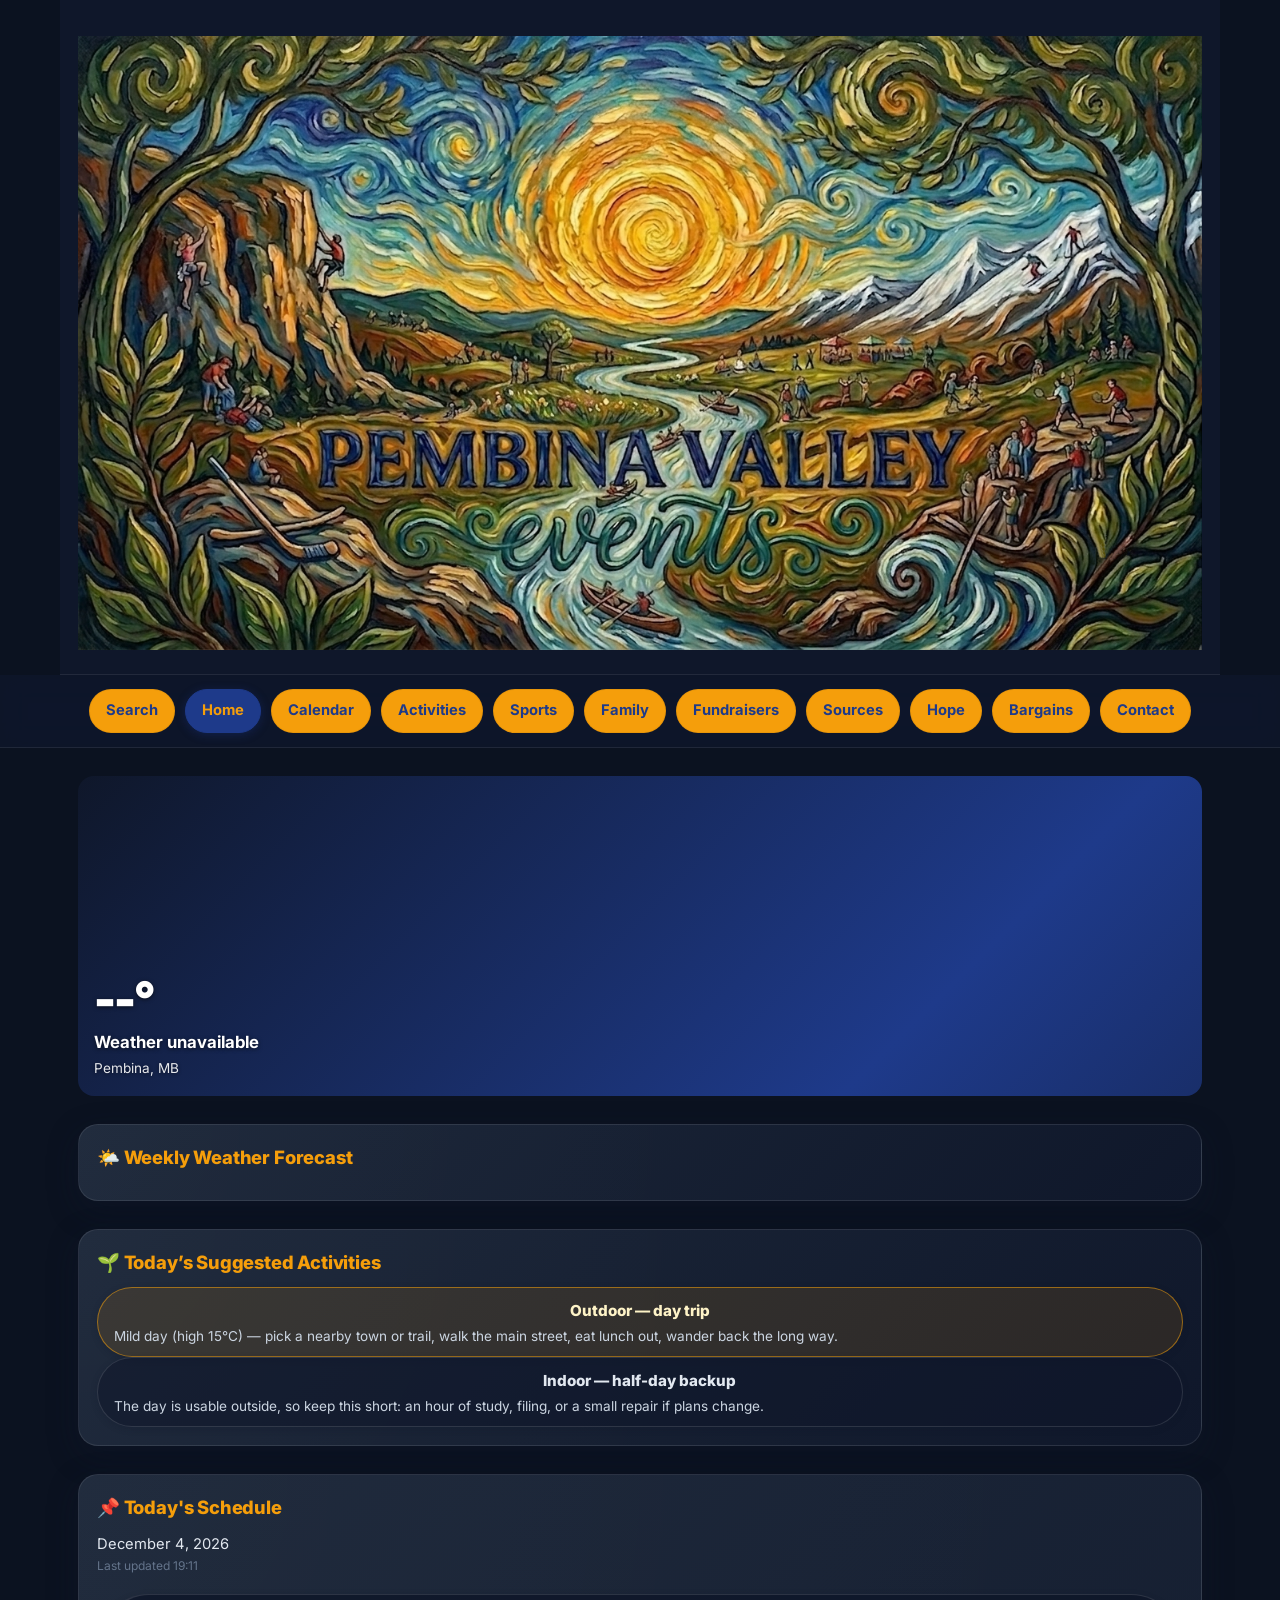
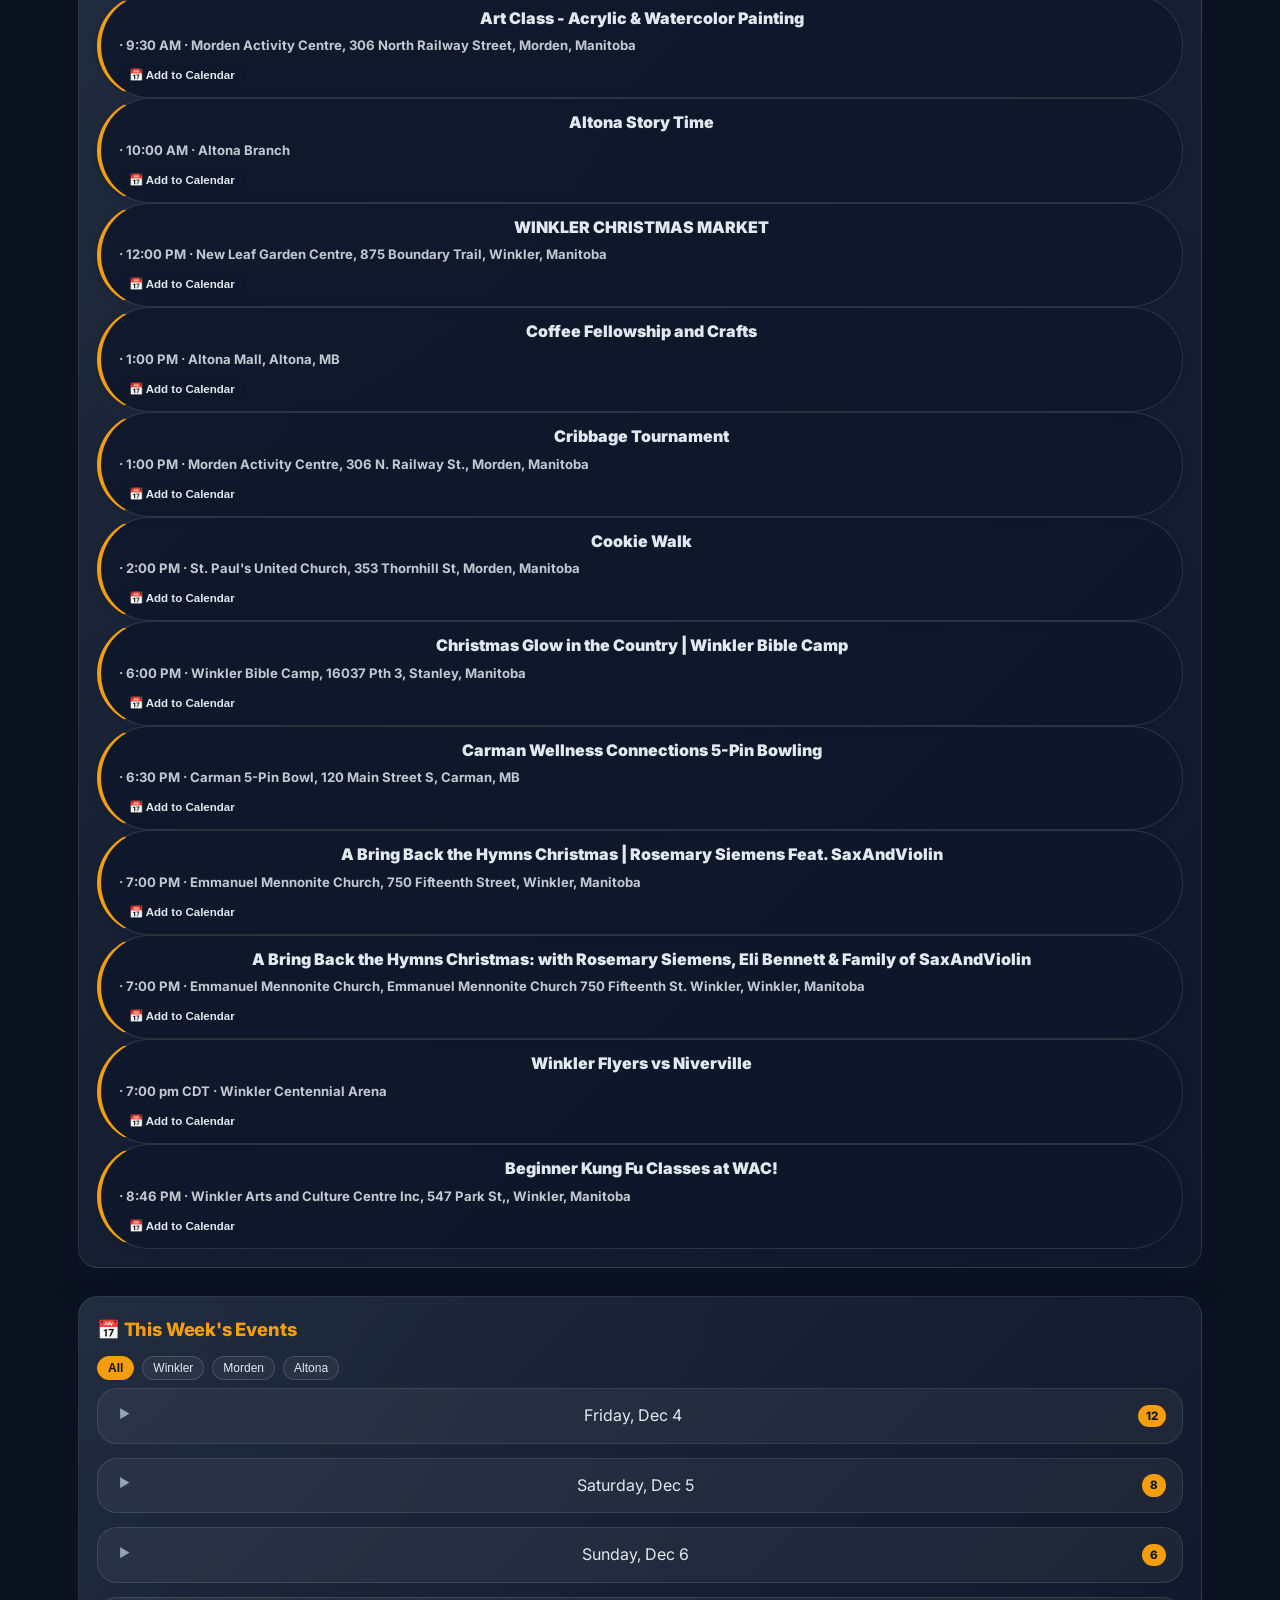
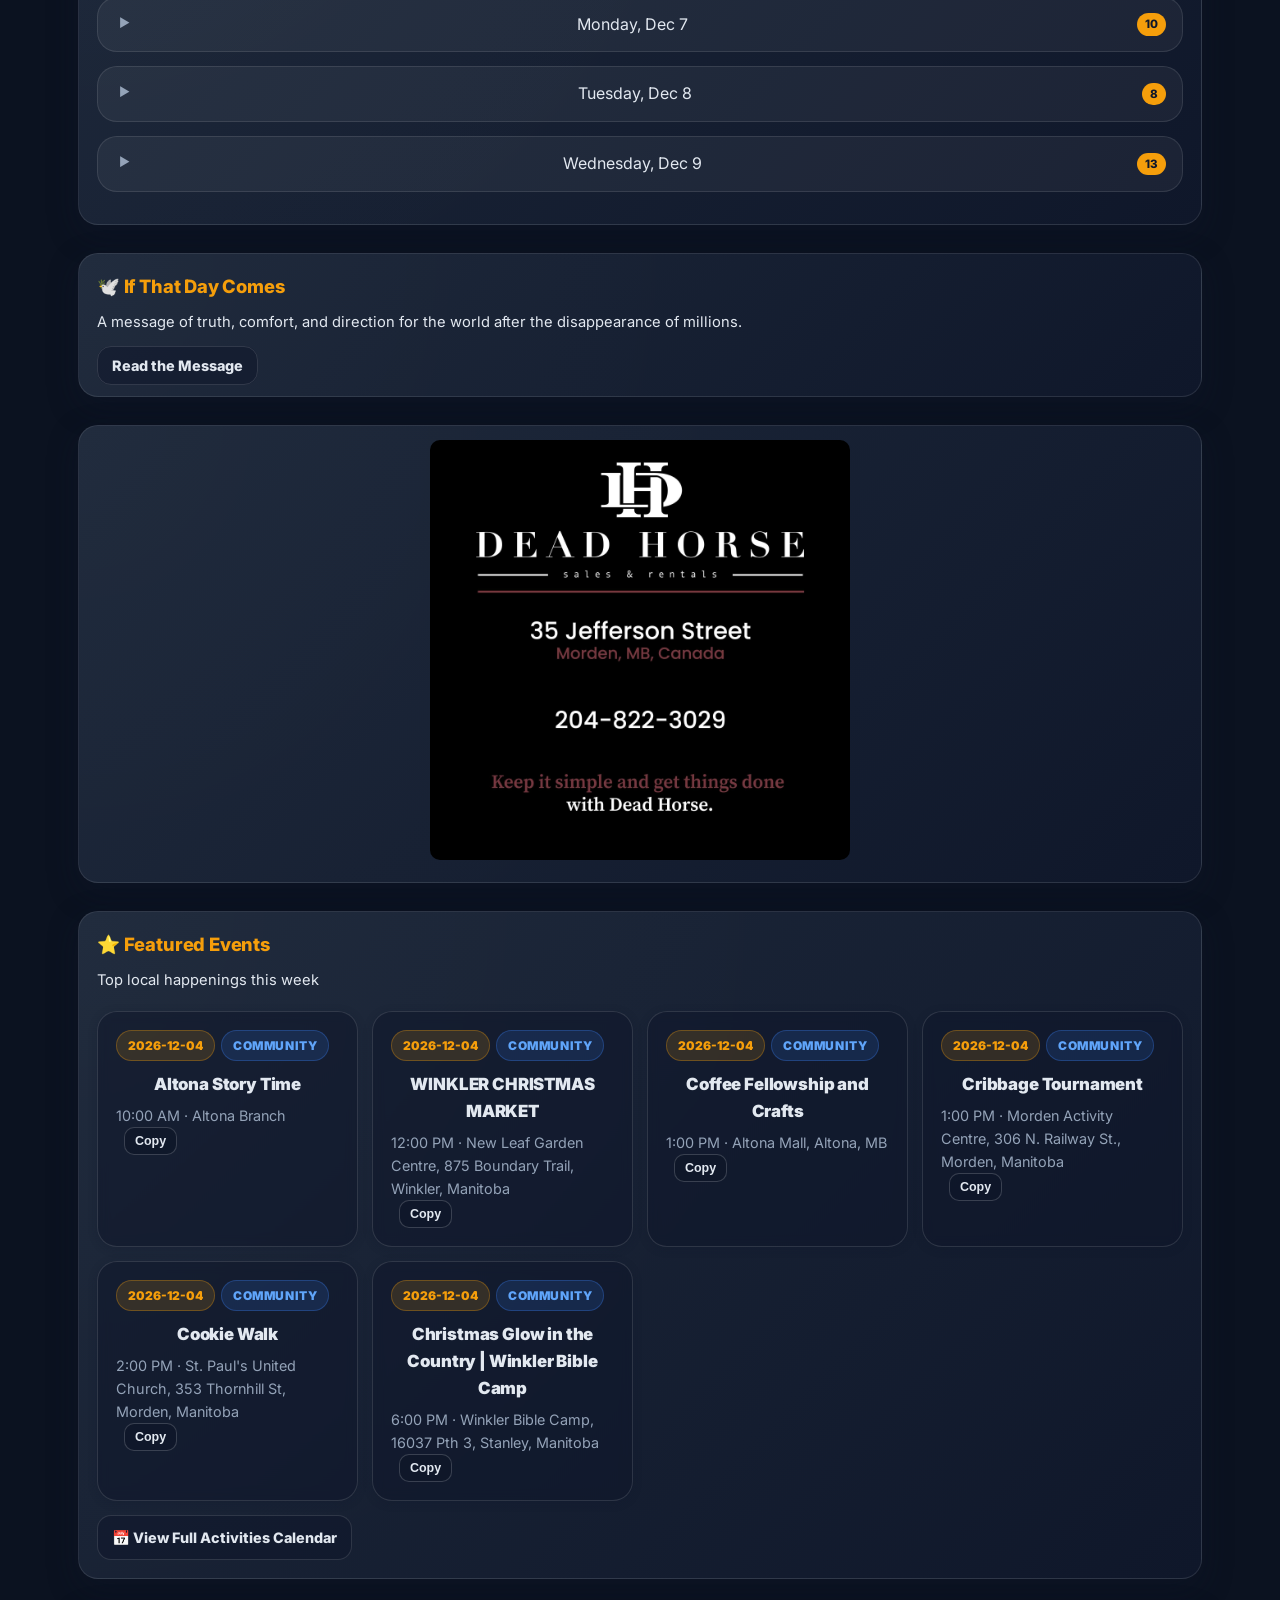
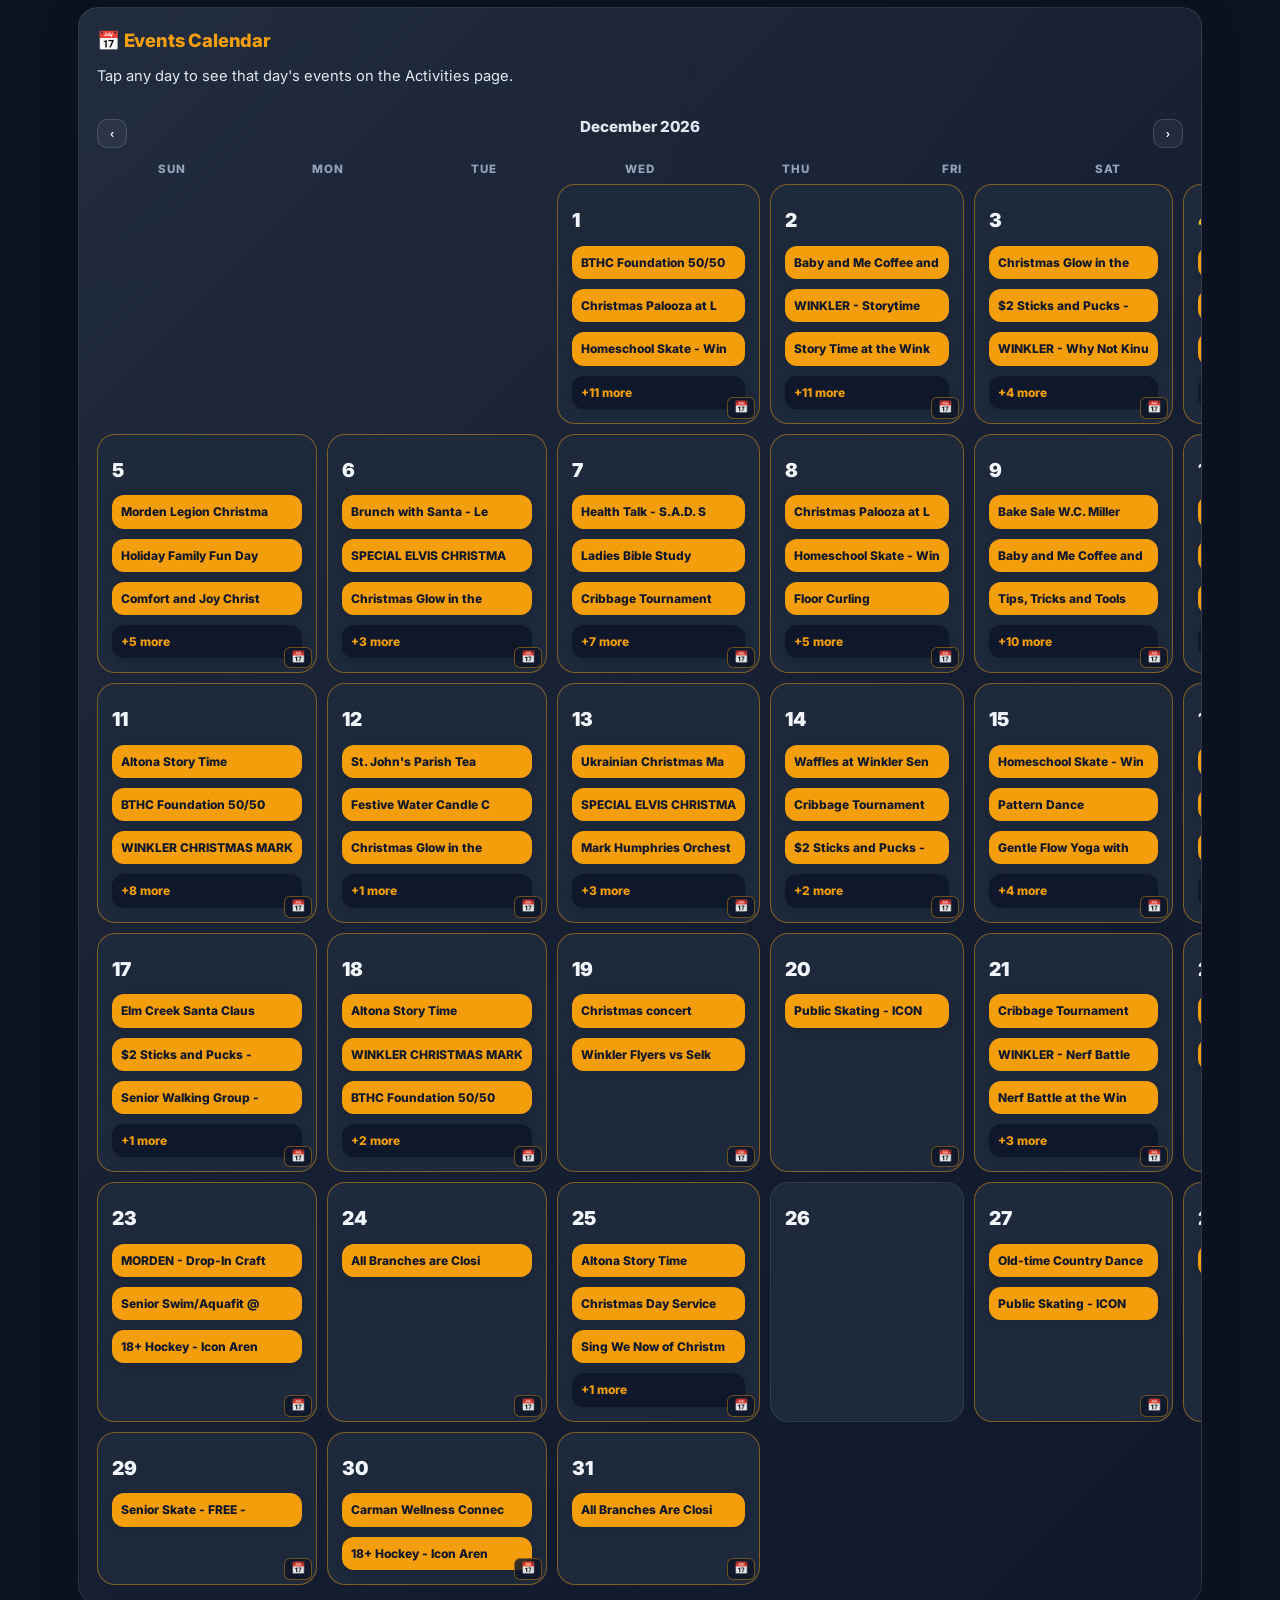
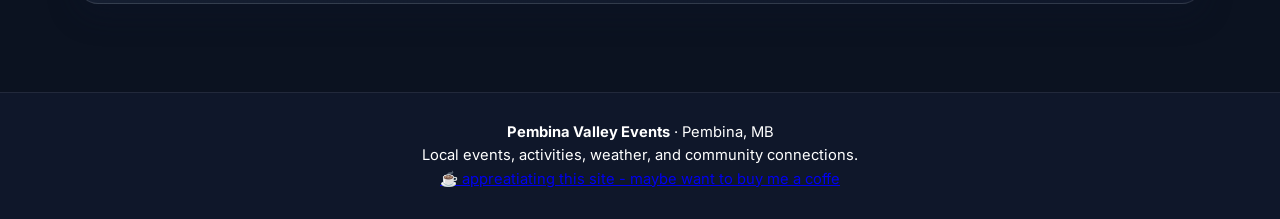
<file: index.html>
<!DOCTYPE html>
<html lang="en">
<head>
  <meta charset="UTF-8">
  <!-- Cloudflare Web Analytics -->
  
  <!-- End Cloudflare Web Analytics -->
<meta name="viewport" content="width=device-width, initial-scale=1.0">
<meta name="description" content="Pembina Valley Events — local events, activities, and community happenings in Winkler, Morden, Altona, Plum Coulee, and surrounding Manitoba. Find things to do, local sports, family activities, community schedules, and hope.">
<meta name="keywords" content="Pembina Valley events, Winkler events, Morden events, Altona events, Manitoba community events, local activities, Winkler weather, Pembina Valley calendar, things to do Manitoba">
<link rel="canonical" href="https://pembinaevents.ca/">
<title>Pembina Valley Events · Pembina, MB</title><!-- deploy:1791662200 -->
<link rel="preconnect" href="https://fonts.googleapis.com">
<link rel="preconnect" href="https://fonts.gstatic.com" crossorigin>
<link href="https://fonts.googleapis.com/css2?family=Inter:wght@400;500;600;700;800;900&display=swap" rel="stylesheet">


<meta property="og:title" content="Pembina Valley Events">
<meta property="og:description" content="Local events, activities, and community happenings in the Pembina Valley region of Manitoba.">
<meta property="og:type" content="website">
<meta name="twitter:card" content="summary">
<meta name="twitter:title" content="Pembina Valley Events">
<meta name="twitter:description" content="Local events, activities, and community happenings in the Pembina Valley region of Manitoba.">
<meta http-equiv="Cache-Control" content="no-cache, no-store, must-revalidate">
<meta http-equiv="Pragma" content="no-cache">
<meta http-equiv="Expires" content="0">


<style>
  :root {
    --bg: #0b1220;
    --card: #111b2d;
    --text: #e2e8f0;
    --font: 'Inter', -apple-system, BlinkMacSystemFont, 'Segoe UI', sans-serif;
    --muted: #94a3b8;
    --accent: #f59e0b;
    --accent-2: #fbbf24;
    --teal: #0d9488;
    --gold: #b45309;
    --wheat: #f59e0b;
    --green: #15803d;
    --border: rgba(255,255,255,0.1);
    --success: #16a34a;
    --warning: #d97706;
    --danger: #ef4444;
    --radius: 20px;
    --shadow: 0 10px 30px rgba(15, 23, 42, 0.35);
    --category-community: #2563eb;
    --category-family: #059669;
    --category-outdoors: #0891b2;
    --category-faith: #7c3aed;
    --category-promoted: #d97706;
    --category-fundraiser: #dc2626;
    --category-lake: #0d9488;
    --category-wheat: #f59e0b;
    --jarvis-accent: #06b6d4;
    --jarvis-accent-2: #8b5cf6;
    --jarvis-bg-core: #0891b2;
    --jarvis-panel: #0f172a;
    --jarvis-text-subtle: #94a3b8;
  }
  * { box-sizing: border-box; margin: 0; padding: 0; }
  html { scroll-behavior: smooth; }
  body {
    font-family: var(--font);
    background: var(--bg);
    color: #e2e8f0;
    line-height: 1.6;
    min-height: 100vh;
    position: relative;
    -webkit-font-smoothing: antialiased;
  }
  ::-webkit-scrollbar { width: 10px; }
  ::-webkit-scrollbar-track { background: var(--bg); }
  ::-webkit-scrollbar-thumb { background: #334155; border-radius: 999px; }
  ::-webkit-scrollbar-thumb:hover { background: #475569; }
  @keyframes jarvisPulse {
    0%, 100% { opacity: 1; }
    50% { opacity: 0.8; transform: scale(1.02); }
  }
  @keyframes fadeSlideUp {
    from { opacity: 0; transform: translateY(18px); }
    to { opacity: 1; transform: translateY(0); }
  }
  @keyframes heroGradient {
    0%, 100% { background-position: 0% 40%; }
    50% { background-position: 100% 60%; }
  }
  .jarvis-pulse { animation: jarvisPulse 3s ease-in-out infinite; }
  .page.active { animation: fadeSlideUp 0.35s ease-out; }
  .hero-animated {
    background: linear-gradient(135deg, #0f172a 0%, #1e3a8a 25%, #0f172a 50%, #1e293b 75%, #0f172a 100%);
    background-size: 300% 300%;
    animation: heroGradient 12s ease-in-out infinite;
  }
  .font-serif { font-family: "Georgia", "Times New Roman", Times, serif; }
  .font-script { font-family: "Brush Script Std", "Script", cursive; }
  header {
    background: #0f172a;
    color: #f59e0b;
    padding: 36px 18px 24px;
    text-align: center;
    position: relative;
    border-bottom: 1px solid rgba(255,255,255,0.08);
    margin-bottom: 8px;
  }
  .logo-header { display: flex; flex-direction: column; align-items: center; gap: 14px; max-width: 1160px; margin: 0 auto; }
  .logo-img { width: 100%; max-width: 100%; height: auto; display: block; }
  nav {
    background: rgba(15, 23, 42, 0.82);
    padding: 14px 18px;
    position: sticky;
    top: 0;
    z-index: 100;
    backdrop-filter: blur(14px) saturate(180%);
    -webkit-backdrop-filter: blur(14px) saturate(180%);
    border-bottom: 1px solid rgba(255,255,255,0.08);
  }
  .nav-inner { max-width: 1160px; margin: 0 auto; display: flex; flex-wrap: wrap; gap: 10px; justify-content: center; }
  .nav-link {
    padding: 10px 16px;
    border-radius: 999px;
    text-decoration: none;
    color: #1e3a8a;
    font-weight: 700;
    min-height: 44px;
    line-height: 1.2;
    -webkit-tap-highlight-color: transparent;
    user-select: none;
    touch-action: manipulation;
    font-size: 0.92rem;
    background: #f59e0b;
    border: 1px solid rgba(0,0,0,0.06);
    transition: transform 0.15s ease, background 0.15s ease;
    display: inline-flex;
    align-items: center;
    justify-content: center;
  }
  .nav-link:hover { transform: translateY(-1px); background: #fbbf24; border-color: rgba(0,0,0,0.1); }
  .nav-link.active { background: #1e3a8a; color: #f59e0b; border-color: #1e3a8a; box-shadow: 0 2px 10px rgba(30,58,138,0.35); }
  .container { max-width: 1160px; margin: 0 auto; padding: 28px 18px; }
  .grid { display: grid; gap: 16px; }
  .grid-2 { grid-template-columns: repeat(auto-fit, minmax(260px, 1fr)); }
  .grid-3 { grid-template-columns: repeat(auto-fit, minmax(220px, 1fr)); }
  .grid-4 { grid-template-columns: repeat(auto-fit, minmax(180px, 1fr)); }
  .locals-grid { display: grid; grid-template-columns: repeat(auto-fit, minmax(180px, 1fr)); gap: 14px; }
  .local-card { 
    display: block; padding: 16px; border-radius: 14px; background: rgba(255,255,255,0.04); 
    border: 1px solid rgba(255,255,255,0.08); color: inherit; text-decoration: none; 
    transition: transform 0.2s ease, background 0.2s ease, border-color 0.2s ease, box-shadow 0.2s ease;
  }
  .local-card:hover { 
    transform: translateY(-3px); 
    background: rgba(255,255,255,0.08);
    border-color: rgba(255,255,255,0.15);
    box-shadow: 0 8px 24px rgba(0,0,0,0.15);
  }
  .local-name { font-weight: 800; font-size: 0.95rem; margin-bottom: 4px; }
  .local-desc { font-size: 0.82rem; opacity: 0.85; }
  .featured-card .cat-badge { background: rgba(255,255,255,0.12); padding: 2px 8px; border-radius: 999px; font-size: 0.7rem; text-transform: uppercase; letter-spacing: 0.05em; }
  .card {
    background: linear-gradient(135deg, #1e293b 0%, #0f172a 100%);
    border: 1px solid rgba(255,255,255,0.1);
    border-radius: var(--radius);
    padding: 18px;
    box-shadow: var(--shadow);
    position: relative;
    overflow: hidden;
    transition: transform 0.2s ease, box-shadow 0.2s ease;
  }
  .card:hover { 
    transform: translateY(-2px); 
    box-shadow: 0 18px 40px rgba(15,23,42,0.35);
    border-color: rgba(245,158,11,0.35);
  }
  .card::before {
    content: "";
    position: absolute;
    inset: 0;
    opacity: 0.08;
    background: radial-gradient(circle at top left, rgba(255,255,255,0.18), transparent 60%);
    pointer-events: none;
  }
  .card > * { position: relative; }
  .card h2 { font-size: 1.15rem; font-weight: 800; margin-bottom: 10px; letter-spacing: -0.01em; color: #fbbf24; }
  .card { transition: transform 0.2s ease, box-shadow 0.2s ease, border-color 0.2s ease; }
  .card:hover { transform: translateY(-3px); box-shadow: 0 14px 34px rgba(0,0,0,0.28); border-color: rgba(245,158,11,0.35); }
  .card .muted { color: #e2e8f0; font-size: 0.92rem; }
  .section { margin-bottom: 28px; }
  .section-title { font-size: 1.35rem; font-weight: 800; margin-bottom: 16px; letter-spacing: -0.02em; color: var(--text); }
  .section-title::after { content: ""; display: block; width: 40px; height: 4px; border-radius: 999px; background: linear-gradient(90deg, #0f172a, #2563eb, #0d9488); margin-top: 10px; }
  .section-subtitle { color: var(--muted); font-size: 0.95rem; margin-top: -10px; margin-bottom: 16px; }
  .spacer { height: 18px; }
  .page { display: none; animation: fadeIn 0.35s ease; }
  .page.active { display: block; }
  @keyframes forecastFadeIn { from { opacity: 0; transform: translateY(8px); } to { opacity: 1; transform: translateY(0); } }
  @keyframes ctaPulse { 0%, 100% { transform: translateY(0); } 50% { transform: translateY(-2px); } }
  .pill {
    display: inline-flex; align-items: center; gap: 8px;
    padding: 8px 12px; border-radius: 999px; font-weight: 700; font-size: 0.85rem;
    background: #1e293b; border: 1px solid rgba(255,255,255,0.08); color: #e2e8f0; cursor: pointer;
    transition: transform 0.15s ease, box-shadow 0.15s ease, background 0.15s ease;
  }
  .pill:hover { transform: translateY(-1px); box-shadow: 0 8px 20px rgba(15,23,42,0.35); background: #0f172a; }
  .pill.active { background: #f59e0b; color: #0f172a; border-color: #f59e0b; }
  .sports-list {
    display: grid;
    grid-template-columns: repeat(auto-fit, minmax(260px, 1fr));
    gap: 16px;
  }
  .sports-list .event-row {
    display: flex;
    flex-direction: column;
    align-items: stretch;
    gap: 10px;
    padding: 18px;
    border-radius: 20px;
    background: rgba(15, 23, 42, 0.55);
    border: 1px solid rgba(255, 255, 255, 0.08);
    box-shadow: 0 10px 24px rgba(15, 23, 42, 0.25);
  }
  .sports-list .event-row:hover {
    background: rgba(15, 23, 42, 0.7);
    padding-left: 18px;
    transform: translateY(-2px);
  }
  .sports-list .event-date {
    align-self: flex-start;
  }
  .sports-list .event-date.free-badge {
    background: #1e293b;
    border: 1px solid #f59e0b;
    color: #fbbf24;
  }
  .sports-list .event-row .event-meta {
    color: #94a3b8;
    font-size: 0.9rem;
    margin-top: 2px;
  }
  .event-row:last-child { border-bottom: none; }
  .event-row:hover { 
    background: linear-gradient(90deg, rgba(37,99,235,0.05) 0%, rgba(13,148,136,0.04) 50%, rgba(180,83,9,0.03) 100%);
    padding-left: 8px;
    border-radius: 8px;
  }
  .day-event {
    border-radius: 999px;
    padding: 11px 18px 11px 18px;
    border: 1px solid rgba(255,255,255,0.12);
    background: rgba(15, 23, 42, 0.85);
    box-shadow: 0 2px 6px rgba(15,23,42,0.25);
    transition: transform 0.2s ease, box-shadow 0.2s ease, border-color 0.2s ease;
    text-decoration: none;
    display: block;
    font-weight: 700;
    color: #e2e8f0;
  }
  .day-event:hover {
    transform: translateY(-2px);
    box-shadow: 0 10px 24px rgba(15,23,42,0.1);
    border-color: var(--accent);
  }
  .day-event[data-category="community"] { border-left: 4px solid #f59e0b; }
  .day-event[data-category="family"] { border-left: 4px solid #3b82f6; }
  .day-event[data-category="sports"] { border-left: 4px solid #10b981; }
  .day-event[data-category="outdoors"] { border-left: 4px solid #14b8a6; }
  .day-event .title { font-weight: 900; font-size: 1rem; display: block; margin: 0 auto 4px; text-align: center; color: inherit; max-width: 90%; }
  .day-event .time { color: inherit; opacity: 0.85; font-size: 0.82rem; margin-top: 0; display: block; }
  .activity {
    border-radius: 999px;
    padding: 11px 16px;
    border: 1px solid rgba(255,255,255,0.12);
    background: rgba(15, 23, 42, 0.55);
    color: #e2e8f0;
    box-shadow: 0 2px 6px rgba(15,23,42,0.25);
  }
  .activity.highlighted {
    border-color: rgba(245, 158, 11, 0.55);
    background: rgba(245, 158, 11, 0.12);
    color: #fef3c7;
  }
  .activity .name {
    font-weight: 800;
    font-size: 0.95rem;
    margin: 0 auto 4px;
    color: inherit;
    text-align: center;
    display: block;
    max-width: 90%;
  }
  .activity .desc {
    font-size: 0.85rem;
    color: #cbd5e1;
    line-height: 1.3;
  }
  .day-event .export-row { margin-top: 8px; display: flex; gap: 6px; flex-wrap: wrap; }
  .export-btn {
    padding: 4px 10px; border-radius: 999px; font-size: 0.72rem; font-weight: 700;
    background: #0f172a; color: #e2e8f0; border: none; cursor: pointer;
    text-decoration: none; display: inline-block;
  }
  .export-btn:hover { background: #1e3a8a; }
  /* Town filter buttons */
  .town-btn { transition: all 0.2s ease; }
  .town-btn:hover { background: rgba(245, 158, 11, 0.15) !important; border-color: #f59e0b !important; color: #f59e0b !important; }
  .town-btn.active { background: #f59e0b !important; color: #0b1220 !important; border-color: #f59e0b !important; font-weight: 700; }
  /* Last updated styling */
  #last-updated { color: #64748b; }
  .event-date {
    min-width: 60px; text-align: center; padding: 12px 8px; border-radius: 16px; background: rgba(15, 23, 42, 0.65); color: #f59e0b; font-weight: 900;
    border: 1px solid rgba(245, 158, 11, 0.35);
  }
  .event-date .month { font-size: 0.7rem; text-transform: uppercase; letter-spacing: 0.1em; }
  .event-date .day { font-size: 1.25rem; line-height: 1; margin-top: 3px; }
  .event-title { font-weight: 800; font-size: 1rem; text-align: center; color: #ffffff; margin: 0 auto; max-width: 90%; }
  .event-title a { text-align: center; display: block; }
  .event-meta { color: var(--muted); font-size: 0.88rem; margin-top: 5px; }
  .day-header {
    display: flex;
    align-items: center;
    justify-content: space-between;
    width: 100%;
    padding: 14px 16px;
    background: rgba(255,255,255,0.05);
    border: 1px solid rgba(255,255,255,0.1);
    border-radius: var(--radius);
    margin-bottom: 6px;
    cursor: pointer;
    user-select: none;
    transition: background 0.15s ease, border-color 0.15s ease;
  }
  .day-header:hover { background: rgba(255,255,255,0.09); border-color: rgba(245,158,11,0.3); }
  .day-header .day-toggle {
    display: inline-block;
    width: 24px;
    height: 24px;
    font-size: 0.75rem;
    color: var(--muted);
    flex-shrink: 0;
    transition: transform 0.2s ease;
  }
  .day-header .day-toggle::before { content: '▶'; display: inline-block; width: 20px; text-align: center; }
  .day-header.expanded .day-toggle::before { content: '▼'; }
  .day-header .day-name { font-weight: 700; font-size: 0.95rem; color: var(--text); flex: 1; }
  .day-header .event-count { background: var(--accent); color: #0f172a; font-size: 0.72rem; font-weight: 800; padding: 2px 8px; border-radius: 999px; margin-left: 10px; flex-shrink: 0; }
  .day-section { margin-bottom: 14px; }
  .event-list.hidden-events { display: none; }
  /* Add-all-to-calendar buttons */
  .day-cal-btn {
    margin-left: 10px;
    flex-shrink: 0;
    padding: 4px 10px;
    border-radius: 6px;
    border: 1px solid rgba(245,158,11,0.4);
    background: rgba(245,158,11,0.12);
    color: #fbbf24;
    font-size: 0.75rem;
    font-weight: 700;
    cursor: pointer;
    transition: background 0.15s ease;
  }
  .day-cal-btn:hover { background: rgba(245,158,11,0.28); }
  .cal-add-btn {
    position: absolute;
    bottom: 4px;
    right: 4px;
    padding: 1px 6px;
    border-radius: 6px;
    border: 1px solid rgba(245,158,11,0.45);
    background: rgba(15,23,42,0.92);
    color: #fbbf24;
    font-size: 0.72rem;
    line-height: 1.5;
    cursor: pointer;
    opacity: 0.9;
  }
  .cal-add-btn:hover { opacity: 1; background: rgba(245,158,11,0.28); }

  /* Calendar month grid */
  .calendar-header {
    display: flex;
    align-items: center;
    justify-content: space-between;
    margin-bottom: 12px;
  }
  .calendar-nav { display: flex; gap: 6px; }
  .cal-nav-btn {
    padding: 6px 12px; border-radius: 999px; font-size: 0.8rem; font-weight: 800;
    background: #0f172a; color: #e2e8f0; border: 1px solid rgba(255,255,255,0.1);
    cursor: pointer; transition: background 0.2s ease;
  }
  .cal-nav-btn:hover { background: #1e3a8a; border-color: #f59e0b; }
  .calendar-day.has-events { border-color: rgba(245, 158, 11, 0.45); }
  .calendar-day.selected { border-color: #fbbf24; box-shadow: 0 0 0 2px #fbbf24; }
  .day-chip {
    margin-top: 6px; padding: 4px 8px; border-radius: 8px; font-size: 0.68rem;
    font-weight: 800; background: #0f172a; color: #f59e0b;
    overflow: hidden; text-overflow: ellipsis; white-space: nowrap;
  }
  .day-chip[data-category="community"] { background: #f59e0b; color: #0f172a; }
  .day-chip[data-category="family"]     { background: #3b82f6; color: #ffffff; }
  .day-chip[data-category="sports"]     { background: #10b981; color: #0f172a; }
  .day-chip[data-category="outdoors"]   { background: #14b8a6; color: #0f172a; }
  .day-chip[data-category="more"]       { background: #475569; color: #e2e8f0; }
  .calendar-title {
    font-weight: 800;
    font-size: 0.95rem;
    color: var(--text);
  }
  .calendar-days-header {
    display: grid;
    grid-template-columns: repeat(7, 1fr);
    gap: 6px;
    margin-bottom: 6px;
  }
  .cal-day-name {
    text-align: center;
    font-size: 0.72rem;
    font-weight: 800;
    color: var(--muted);
    text-transform: uppercase;
    letter-spacing: 0.08em;
  }
  .calendar-grid {
    display: grid;
    grid-template-columns: repeat(7, 1fr);
    gap: 6px;
  }
  .calendar-day {
    position: relative;
    background: #1e293b;
    border: 1px solid rgba(255,255,255,0.08);
    border-radius: 14px;
    padding: 10px;
    min-height: 80px;
    transition: transform 0.2s ease, box-shadow 0.2s ease, border-color 0.2s ease;
    cursor: pointer;
  }
  .calendar-day:hover {
    transform: translateY(-2px);
    box-shadow: 0 12px 28px rgba(15,23,42,0.45);
    border-color: rgba(255,255,255,0.18);
  }
  .calendar-day.today .day-number {
    color: #fbbf24;
  }
  .calendar-day.empty {
    background: transparent;
    border-color: transparent;
    cursor: default;
  }
  .calendar-day.empty:hover {
    transform: none;
    box-shadow: none;
    border-color: transparent;
  }
  .calendar-day .day-number {
    font-weight: 800;
    font-size: 1rem;
    color: #f1f5f9;
  }
  .calendar-day .day-chip {
    margin-top: 6px;
    padding: 4px 6px;
    border-radius: 10px;
    font-size: 0.7rem;
    font-weight: 800;
    background: #0f172a;
    color: #f59e0b;
  }
  .calendar-nav {
    display: flex;
    gap: 8px;
    margin-top: 12px;
    justify-content: center;
  }
  .cal-nav-btn {
    padding: 6px 12px;
    border-radius: 10px;
    border: 1px solid rgba(255,255,255,0.15);
    background: rgba(255,255,255,0.05);
    color: #e2e8f0;
    font-size: 0.8rem;
    cursor: pointer;
  }
  .cal-nav-btn:hover {
    background: rgba(245, 158, 11, 0.15);
    border-color: #f59e0b;
    color: #f59e0b;
  }

  .calendar-grid { display: grid; grid-template-columns: repeat(6, 1fr); gap: 10px; }
  .calendar-day {
    background: #1e293b; border: 1px solid rgba(255,255,255,0.08); border-radius: 18px; padding: 14px; min-height: 110px;
    transition: transform 0.25s ease, box-shadow 0.25s ease, border-color 0.25s ease;
    position: relative;
  }
  .calendar-day:hover { 
    transform: translateY(-3px); 
    box-shadow: 0 16px 35px rgba(15,23,42,0.45);
    border-color: rgba(255,255,255,0.18);
  }
  .calendar-day .day-name { font-weight: 900; font-size: 0.72rem; color: #94a3b8; text-transform: uppercase; letter-spacing: 0.1em; }
  .calendar-day .day-number { font-weight: 900; font-size: 1.2rem; margin-top: 6px; color: #f1f5f9; }
  .calendar-day.today .day-number { color: #fbbf24; }
  .calendar-day .day-chip {
    margin-top: 10px; padding: 7px 9px; border-radius: 12px; font-size: 0.75rem; font-weight: 800;
    background: #0f172a; color: #f59e0b;
    box-shadow: 0 2px 8px rgba(15,23,42,0.25);
  }
  .calendar-day .day-chip[data-category="community"] { background: #f59e0b; color: #0f172a; }
  .calendar-day .day-chip[data-category="family"] { background: #3b82f6; color: #ffffff; }
  .calendar-day .day-chip[data-category="sports"] { background: #10b981; color: #0f172a; }
  .calendar-day .day-chip[data-category="outdoors"] { background: #14b8a6; color: #0f172a; }
  .weather-card-ref-dark {
    background: #0b1020;
    border-radius: 28px;
    padding: 22px;
    box-shadow: 0 30px 80px rgba(15,23,42,0.35);
    position: relative;
    overflow: hidden;
  }
  .weather-card-ref-dark .weather {
    display: flex;
    align-items: center;
    gap: 18px;
  }
  .weather-card-ref-dark .temp {
    font-size: 4.2rem;
    font-weight: 900;
    color: #f59e0b;
    letter-spacing: -0.04em;
    line-height: 1;
  }
  .weather-card-ref-dark .meta {
    color: #475569;
    font-weight: 700;
    font-size: 1rem;
    margin-top: 6px;
  }
  .weather-card-ref-dark .muted {
    color: #94a3b8;
    font-size: 0.82rem;
    margin-top: 4px;
  }
  .weather-card-ref-dark h2 {
    color: #f1f5f9;
    font-weight: 900;
    margin: 0 0 14px;
  }
  .weather-icon-wrap {
    width: 160px;
    height: 160px;
    display: flex;
    align-items: center;
    justify-content: center;
    margin-left: auto;
    position: relative;
  }
  .weather-scene {
    position: absolute;
    inset: 0;
    border-radius: 24px;
    overflow: hidden;
    background:
      radial-gradient(ellipse at 30% 20%, rgba(245,158,11,0.35) 0%, transparent 55%),
      radial-gradient(ellipse at 80% 30%, rgba(148,163,184,0.35) 0%, transparent 55%),
      linear-gradient(160deg, #0b1020 0%, #0f172a 45%, #1e293b 100%);
    animation: weatherSceneShift 14s ease-in-out infinite;
  }
  @keyframes weatherSceneShift {
    0%, 100% { transform: translate(0, 0) scale(1); }
    33% { transform: translate(-2%, 1%) scale(1.04); }
    66% { transform: translate(2%, -1%) scale(1.02); }
  }
  .weather-icon-wrap .animated-icon {
    position: relative;
    z-index: 2;
    width: 100%;
    height: 100%;
  }
  .animated-icon .sun {
    position: absolute;
    top: 18px;
    left: 22px;
    width: 54px;
    height: 54px;
    border-radius: 50%;
    background: radial-gradient(circle at 30% 30%, #fff7d6, #f59e0b);
    box-shadow: 0 0 28px rgba(245,158,11,0.55), 0 0 70px rgba(245,158,11,0.25);
    animation: sunPulse 2.4s ease-in-out infinite;
  }
  .animated-icon .sun-ray {
    position: absolute;
    top: 18px;
    left: 22px;
    width: 54px;
    height: 54px;
    border-radius: 50%;
    border: 3px solid rgba(251,191,36,0.55);
    animation: sunPulse 2.4s ease-in-out infinite;
  }
  .animated-icon .cloud {
    position: absolute;
    bottom: 26px;
    right: 18px;
    width: 78px;
    height: 32px;
    background: rgba(226,232,240,0.92);
    border-radius: 999px;
    box-shadow: 0 18px 30px rgba(15,23,42,0.45);
    animation: cloudDrift 5.5s ease-in-out infinite;
  }
  .animated-icon .cloud::before {
    content: "";
    position: absolute;
    width: 36px;
    height: 36px;
    background: rgba(226,232,240,0.95);
    border-radius: 50%;
    top: -18px;
    left: 14px;
  }
  .animated-icon .cloud::after {
    content: "";
    position: absolute;
    width: 26px;
    height: 26px;
    background: rgba(226,232,240,0.92);
    border-radius: 50%;
    top: -12px;
    left: 38px;
  }
  .animated-icon .rain-drop {
    position: absolute;
    width: 3px;
    height: 10px;
    background: linear-gradient(180deg, rgba(125,211,252,0.9), rgba(37,99,235,0.7));
    border-radius: 999px;
    animation: rainFall 1.2s linear infinite;
  }
  .animated-icon .snowflake {
    position: absolute;
    color: #e2e8f0;
    font-size: 14px;
    animation: snowFall 2.8s linear infinite;
  }
  @keyframes sunPulse {
    0%, 100% { transform: scale(1); opacity: 0.95; }
    50% { transform: scale(1.08); opacity: 1; }
  }
  @keyframes cloudDrift {
    0%, 100% { transform: translateX(0); }
    50% { transform: translateX(-12px); }
  }
  @keyframes rainFall {
    0% { transform: translateY(-20px) translateX(0); opacity: 0; }
    30% { opacity: 0.9; }
    100% { transform: translateY(44px) translateX(6px); opacity: 0; }
  }
  @keyframes snowFall {
    0% { transform: translateY(-18px) translateX(0) rotate(0deg); opacity: 0; }
    30% { opacity: 0.9; }
    100% { transform: translateY(40px) translateX(10px) rotate(180deg); opacity: 0; }
  }
  @keyframes weatherSceneShift {
    0%, 100% { filter: hue-rotate(0deg) brightness(1); }
    50% { filter: hue-rotate(8deg) brightness(1.05); }
  }
  /* --- Hero weather effects layer (storm / snow / rain) --- */
  #weatherFx { position:absolute; inset:0; z-index:1; pointer-events:none; overflow:hidden; border-radius:16px; }
  #weatherFx .fx-cloud {
    position:absolute; width:220px; height:84px; border-radius:999px;
    background:
      radial-gradient(ellipse at 28% 74%, rgba(15,23,42,0.72), transparent 66%),
      radial-gradient(ellipse at 58% 56%, rgba(30,41,59,0.68), transparent 68%),
      radial-gradient(ellipse at 84% 78%, rgba(15,23,42,0.62), transparent 68%);
    filter: blur(5px); opacity:0.9;
    animation: fxCloudDrift 9s ease-in-out infinite;
  }
  #weatherFx .fx-cloud-snow {
    background:
      radial-gradient(ellipse at 30% 72%, rgba(203,213,225,0.62), transparent 68%),
      radial-gradient(ellipse at 65% 58%, rgba(226,232,240,0.52), transparent 68%);
    filter: blur(6px);
    opacity:0.8;
  }
  @keyframes fxCloudDrift {
    0%, 100% { transform: translateX(-14%); }
    50% { transform: translateX(14%); }
  }
  #weatherFx .fx-flash {
    position:absolute; inset:0;
    background: radial-gradient(ellipse at 55% 12%, rgba(191,219,254,0.55), transparent 62%);
    opacity:0; animation: fxLightning 4.2s linear infinite;
  }
  #weatherFx .fx-lightning {
    position:absolute; top:30%; left:54%; width:46px; height:120px;
    background: linear-gradient(180deg, #fefce8, #fde047 45%, #f59e0b);
    clip-path: polygon(60% 0, 20% 52%, 46% 52%, 34% 100%, 88% 44%, 58% 44%, 82% 0);
    filter: drop-shadow(0 0 16px rgba(253,224,71,0.95));
    opacity:0; animation: fxLightning 4.2s linear infinite;
  }
  #weatherFx .fx-bolt-glow {
    position:absolute; top:22%; left:42%; width:170px; height:200px;
    background: radial-gradient(ellipse at 50% 38%, rgba(253,224,71,0.42), transparent 68%);
    filter: blur(9px);
    animation: fxGlowPulse 4.2s linear infinite;
  }
  @keyframes fxGlowPulse {
    0%, 100% { opacity:0; }
    5% { opacity:0.95; }
    13% { opacity:0.18; }
    20% { opacity:0.55; }
    30% { opacity:0; }
  }
  @keyframes fxLightning {
    0%, 100% { opacity:0; }
    5% { opacity:1; }
    8% { opacity:0.12; }
    11% { opacity:0.9; }
    17% { opacity:0; }
    55% { opacity:0; }
    58% { opacity:0.65; }
    63% { opacity:0; }
  }
  #weatherFx .fx-rain-drop {
    position:absolute; top:-30px; width:2px; height:30px; border-radius:999px;
    background: linear-gradient(180deg, rgba(224,242,254,0.9), rgba(96,165,250,0.4));
    filter: blur(0.4px);
    animation: fxStormRain 0.8s linear infinite;
  }
  #weatherFx .fx-rain-soft { height:20px; animation: fxRainFall 1s linear infinite; }
  @keyframes fxStormRain {
    0% { transform: translate3d(0,-24px,0) rotate(14deg); opacity:0; }
    18% { opacity:0.95; }
    100% { transform: translate3d(-70px,470px,0) rotate(14deg); opacity:0; }
  }
  @keyframes fxRainFall {
    0% { transform: translate3d(0,-24px,0) rotate(8deg); opacity:0; }
    18% { opacity:0.7; }
    100% { transform: translate3d(-24px,470px,0) rotate(8deg); opacity:0; }
  }
  #weatherFx .fx-flake {
    position:absolute; top:-26px; border-radius:50%;
    background: radial-gradient(circle, rgba(255,255,255,0.95) 0%, rgba(226,232,240,0.5) 45%, transparent 72%);
    filter: blur(0.5px);
    animation: fxSnowFall linear infinite;
    will-change: transform;
  }
  @keyframes fxSnowFall {
    0% { transform: translate3d(0,-26px,0) rotate(0deg); opacity:0; }
    12% { opacity:1; }
    100% { transform: translate3d(var(--sway,50px),480px,0) rotate(320deg); opacity:0.1; }
  }
  #weatherFx .fx-snowground {
    position:absolute; left:0; right:0; bottom:0; height:38px;
    background: linear-gradient(180deg, rgba(241,245,249,0), rgba(241,245,249,0.5));
    border-radius: 50% 50% 0 0 / 100% 100% 0 0;
    animation: fxSnowGround 7s ease-in-out infinite;
  }
  @keyframes fxSnowGround {
    0%, 100% { transform: scaleX(0.85); opacity:0.5; }
    50% { transform: scaleX(1.06); opacity:0.9; }
  }
  #weatherFx .fx-gust {
    position:absolute; inset:0;
    background: linear-gradient(100deg, transparent 32%, rgba(226,232,240,0.14) 50%, transparent 68%);
    opacity:0; animation: fxGust 6.5s ease-in-out infinite;
  }
  @keyframes fxGust {
    0%, 100% { transform: translateX(-35%); opacity:0; }
    50% { transform: translateX(35%); opacity:1; }
  }
  .weather-card::after {
    content: "";
    position: absolute;
    inset: 0;
    background: linear-gradient(180deg, rgba(255,255,255,0), rgba(255,255,255,0.15));
    pointer-events: none;
  }
  .weather-card .temp { font-size: 4.8rem; font-weight: 900; letter-spacing: -0.06em; color: #f59e0b; }
  .weather-card .meta { opacity: 1; margin-top: 12px; font-weight: 900; font-size: 1.4rem; color: #e2e8f0; }
  .weather-card { color: #e2e8f0; background: #0b1220; border: 1px solid rgba(255,255,255,0.08); }
  .weather-card h2 { color: #f1f5f9; }
  .weather-card .muted { color: #94a3b8; }
  .weekly-wrap { display: grid; grid-template-columns: repeat(6, 1fr); gap: 10px; margin-top: 16px; }
  .weekly-day {
    background: #1e293b;
    border: 1px solid rgba(255,255,255,0.08);
    border-radius: 16px;
    padding: 12px;
    text-align: center;
    color: #e2e8f0;
    box-shadow: 0 2px 8px rgba(15,23,42,0.35);
  }
  .weekly-day .dow { font-size: 0.7rem; text-transform: uppercase; color: #94a3b8; font-weight: 800; letter-spacing: 0.08em; }
  .weekly-day .date { font-weight: 900; margin-top: 4px; color: #f1f5f9; }
  .weekly-day .cond { font-size: 0.8rem; margin-top: 5px; font-weight: 700; color: #fbbf24; }
  .weekly-day .lo-hi { font-size: 0.75rem; margin-top: 4px; color: #cbd5e1; }
  .weather-card-ref { background: #0f172a; color: #e2e8f0; border: 1px solid rgba(255,255,255,0.08); }
  .weather-card-ref h2 { color: #f1f5f9; }
  .weather-card-ref .temp { color: #f59e0b; text-shadow: none; }
  .weather-card-ref .meta { color: #e2e8f0; text-shadow: none; }
  .weather-card-ref .muted { color: #94a3b8; }
  .weather-icon-wrap { color: #e2e8f0; }
  .featured-grid { display: grid; grid-template-columns: repeat(auto-fit, minmax(260px, 1fr)); gap: 14px; }
  .featured-card {
    border: 1px solid rgba(255,255,255,0.12);
    border-radius: 20px;
    padding: 18px;
    background: rgba(15, 23, 42, 0.55);
    backdrop-filter: blur(6px);
    transition: transform 0.25s ease, box-shadow 0.25s ease, border-color 0.25s ease;
    box-shadow: 0 2px 8px rgba(15,23,42,0.25);
    position: relative;
    overflow: hidden;
    text-decoration: none;
    color: inherit;
  }
  .featured-card:hover { text-decoration: none; color: inherit; }
  .featured-card::before {
    content: "";
    position: absolute;
    top: 0; left: 0; right: 0;
    height: 4px;
    background: linear-gradient(90deg, #0f172a, #2563eb, #0d9488, #b45309);
    background-size: 300% 100%;
    opacity: 0;
    transition: opacity 0.25s ease;
    animation: borderShift 8s linear infinite;
  }
  @keyframes borderShift {
    0% { background-position: 0% 50%; }
    100% { background-position: 300% 50%; }
  }
  .featured-card:hover { 
    transform: translateY(-4px); 
    box-shadow: 0 20px 50px rgba(15,23,42,0.15);
    border-color: rgba(13,148,136,0.35);
  }
  .featured-card:hover::before { opacity: 1; }
  .featured-card .badge-row { display: flex; gap: 6px; flex-wrap: wrap; margin-bottom: 10px; }
  .featured-card .title {
    font-weight: 900;
    font-size: 1.05rem;
    margin: 0 auto 6px;
    letter-spacing: -0.01em;
    text-decoration: none;
    text-align: center;
    display: block;
    max-width: 90%;
  }
  .featured-card .title a { text-decoration: none; color: inherit; }
  .featured-card .title a:hover { text-decoration: underline; }
  .featured-card .meta { color: var(--muted); font-size: 0.9rem; }
  .featured-card .date-badge { display: inline-block; padding: 5px 11px; border-radius: 999px; font-size: 0.75rem; font-weight: 900; background: rgba(245, 158, 11, 0.15); color: #f59e0b; border: 1px solid rgba(245, 158, 11, 0.3); }
  .featured-card .cat-badge { display: inline-block; padding: 5px 11px; border-radius: 999px; font-size: 0.75rem; font-weight: 900; background: rgba(59, 130, 246, 0.15); color: #60a5fa; border: 1px solid rgba(59, 130, 246, 0.3); }
  .featured-card .row { display:flex; justify-content:space-between; align-items:center; gap:10px; }
  .featured-card .trust { color: var(--muted); font-size: 0.78rem; margin-top: 10px; }
  .cta-row { display: flex; flex-wrap: wrap; gap: 10px; margin-top: 14px; }
  .cta-btn {
    padding: 10px 14px; border-radius: 14px; font-weight: 800; font-size: 0.9rem;
    background: rgba(15, 23, 42, 0.55); border: 1px solid rgba(255,255,255,0.12); color: #e2e8f0; text-decoration: none;
    transition: transform 0.15s ease, box-shadow 0.15s ease, background 0.15s ease;
  }
  .cta-btn:hover { transform: translateY(-1px); box-shadow: 0 10px 24px rgba(15,23,42,0.25); background: rgba(255,255,255,0.08); color: white; border-color: rgba(255,255,255,0.25); }
  .cta-btn.animated { animation: ctaPulse 2.4s ease-in-out infinite; }
  footer {
    text-align: center; padding: 28px 18px; color: #ffffff; font-size: 0.92rem;
    margin-top: 32px;
    background: #0f172a;
    border-top: 1px solid rgba(255,255,255,0.08);
  }
  @media (max-width: 640px) {
    .grid-2 { grid-template-columns: 1fr; }
    nav { padding: 10px 12px; }
    .nav-inner { 
      display: flex; 
      flex-wrap: nowrap; 
      overflow-x: auto; 
      gap: 8px; 
      justify-content: flex-start; 
      -webkit-overflow-scrolling: touch;
      scrollbar-width: none;
      padding-bottom: 4px;
    }
    .nav-inner::-webkit-scrollbar { display: none; }
    .nav-link {
      white-space: nowrap;
      flex: 0 0 auto;
      padding: 10px 14px;
      font-size: 0.85rem;
    }
    .page { padding-top: 12px; }
    .grid-3 { grid-template-columns: 1fr; }
    .weekly-wrap { grid-template-columns: repeat(2, 1fr); }
    .calendar-grid { grid-template-columns: repeat(2, 1fr); }
    .featured-grid { grid-template-columns: 1fr; }
    .card { padding: 14px; }
  }
  .contact-form { display: grid; gap: 12px; }
  .contact-row { display: grid; grid-template-columns: 1fr 1fr; gap: 10px; }
  .contact-form input,
  .contact-form select,
  .contact-form textarea {
    width: 100%;
    padding: 10px 12px;
    border-radius: 6px;
    border: 1px solid rgba(148,163,184,0.7);
    background: rgba(15, 23, 42, 0.7);
    font: inherit;
    color: #e2e8f0;
    outline: none;
    transition: border-color 0.2s ease;
  }
  .contact-form input:focus,
  .contact-form select:focus,
  .contact-form textarea:focus {
    border-color: #2563eb;
  }
  .contact-form textarea { resize: vertical; min-height: 100px; }
  .contact-submit {
    justify-self: start;
    padding: 10px 20px;
    border-radius: 6px;
    border: 1px solid rgba(148,163,184,0.7);
    background: rgba(15, 23, 42, 0.7);
    color: #e2e8f0;
    font-weight: 600;
    cursor: pointer;
    transition: background 0.2s ease;
  }
  .contact-submit:hover { background: rgba(30, 41, 59, 0.9); }
  .contact-hint { margin-top: 8px; font-size: 0.9rem; color: #64748b; }
  @media (max-width: 640px) {
    .contact-row { grid-template-columns: 1fr; }
  }
  .contact-me { padding-top: 14px; border-top: 1px solid rgba(148,163,184,0.25); }
  .contact-me h3 { font-size: 1rem; margin: 0 0 6px; color: #f1f5f9; }
  .contact-me p { margin: 0 0 8px; color: #94a3b8; font-size: 0.95rem; }
  .contact-me-btn { display: inline-block; padding: 10px 18px; border-radius: 6px; border: 1px solid rgba(148,163,184,0.7); background: rgba(15, 23, 42, 0.7); color: #e2e8f0; font-weight: 600; text-decoration: none; transition: background 0.2s ease; }
  .contact-me-btn:hover { background: rgba(30, 41, 59, 0.9); text-decoration: none; }

  @media (max-width: 380px) {
    .calendar-grid { grid-template-columns: 1fr; }
    .weekly-wrap { grid-template-columns: 1fr; }
  }

  .weekly-forecast-row {
    display: grid;
    grid-template-columns: repeat(6, 1fr);
    gap: 10px;
    margin-top: 14px;
  }
  .forecast-card {
    background: #1e293b;
    border-radius: 24px;
    padding: 14px 14px 14px 18px;
    text-align: left;
    position: relative;
    overflow: hidden;
    color: #e2e8f0;
    box-shadow: 0 1px 0 rgba(255,255,255,0.06);
    opacity: 0;
    animation: forecastFadeIn 0.6s ease forwards;
    border: 1px solid rgba(255,255,255,0.08);
  }
  .forecast-card::before {
    content: "";
    position: absolute;
    left: 0;
    top: 14px;
    bottom: 14px;
    width: 3px;
    border-radius: 3px;
    background: #f59e0b;
  }
  .forecast-card .forecast-dot {
    width: 8px;
    height: 8px;
    border-radius: 50%;
    background: #f59e0b;
    margin: 0 auto 10px;
    display: block;
  }
  .forecast-card .forecast-day {
    font-size: 0.75rem;
    font-weight: 900;
    text-transform: uppercase;
    letter-spacing: 0.08em;
    color: #94a3b8;
    text-align: center;
  }
  .forecast-card .forecast-date {
    font-weight: 900;
    font-size: 0.95rem;
    color: #f1f5f9;
    text-align: center;
    margin-top: 2px;
  }
  .forecast-card .forecast-temp {
    font-weight: 900;
    font-size: 1.4rem;
    color: #f59e0b;
    text-align: center;
    margin-top: 8px;
  }
  .forecast-card .forecast-condition {
    font-size: 0.82rem;
    font-weight: 800;
    text-align: center;
    margin-top: 6px;
    color: #f59e0b;
  }
  .forecast-card .forecast-condition.rain { color: #dc2626; }
  .forecast-card .forecast-precip {
    font-size: 0.82rem;
    font-weight: 700;
    text-align: center;
    margin-top: 4px;
    color: #cbd5e1;
  }
  .forecast-card:nth-child(1) { animation-delay: 0.05s; }
  .forecast-card:nth-child(2) { animation-delay: 0.1s; }
  .forecast-card:nth-child(3) { animation-delay: 0.15s; }
  .forecast-card:nth-child(4) { animation-delay: 0.2s; }
  .forecast-card:nth-child(5) { animation-delay: 0.25s; }
  .forecast-card:nth-child(6) { animation-delay: 0.3s; }
  .forecast-card:nth-child(7) { animation-delay: 0.35s; }
  @keyframes forecastFadeIn {
    from { opacity: 0; transform: translateY(10px); }
    to { opacity: 1; transform: translateY(0); }
  }
  .forecast-card:hover {
    transform: translateY(-4px);
    box-shadow: 0 14px 30px rgba(15,23,42,0.12);
    border-color: rgba(13,148,136,0.35);
  }
  .forecast-card .forecast-day {
    font-size: 0.7rem;
    text-transform: uppercase;
    letter-spacing: 0.1em;
    font-weight: 800;
    color: #64748b;
  }
  .forecast-card .forecast-date {
    font-weight: 900;
    font-size: 0.95rem;
    color: #f59e0b;
    margin-top: 2px;
  }
  .forecast-card .forecast-condition {
    font-size: 0.82rem;
    font-weight: 700;
    color: #f59e0b;
    margin-top: 8px;
  }
  .forecast-card .forecast-temp {
    font-weight: 900;
    font-size: 1.05rem;
    color: #f59e0b;
    margin-top: 6px;
  }
  .forecast-card .forecast-precip {
    font-size: 0.78rem;
    color: #64748b;
    margin-top: 4px;
  }
  @media (max-width: 860px) {
    .grid-2 { grid-template-columns: 1fr; }
    .day-columns { grid-template-columns: 1fr; }
    .featured-grid { grid-template-columns: 1fr; }
    .section-title { font-size: 1.2rem; }
    .card h2 { font-size: 1.05rem; }
    .weather-card .temp { font-size: 3.6rem; }
    .weather-card .meta { font-size: 1.15rem; }
    .forecast-card-inline { min-width: 140px; }
  }
  @media (max-width: 540px) {
    .weekly-forecast-row {
      grid-template-columns: repeat(3, 1fr);
    }
  }

  .forecast-icon { display:flex; justify-content:center; margin-bottom:6px; }
  .wi { width:38px; height:38px; position:relative; display:inline-block; }
  .wi::before, .wi::after { content:""; position:absolute; border-radius:50%; }
  .wi-clear { background:#f59e0b; border-radius:50%; box-shadow:0 0 12px rgba(245,158,11,0.5); animation:sunPulse 2s ease-in-out infinite; }
  .wi-clear::before { width:8px; height:8px; background:#fbbf24; top:-6px; left:6px; box-shadow:0 0 6px rgba(251,191,36,0.7); }
  .wi-partly-cloudy { background:linear-gradient(135deg,#f59e0b 40%,#e5e7eb 40%); border-radius:50%; animation:sunPulse 2.2s ease-in-out infinite; }
  .wi-partly-cloudy::before { width:20px; height:10px; background:#e5e7eb; border-radius:10px; bottom:-2px; right:-4px; }
  .wi-rain { background:#e5e7eb; border-radius:8px; width:34px; height:18px; }
  .wi-rain::before { width:10px; height:10px; background:#e5e7eb; border-radius:50%; top:-7px; left:4px; }
  .wi-rain::after { width:7px; height:7px; background:#e5e7eb; border-radius:50%; top:-5px; right:4px; }
  .wi-snow { background:#e5e7eb; border-radius:8px; width:34px; height:18px; }
  .wi-snow::before { width:10px; height:10px; background:#e5e7eb; border-radius:50%; top:-7px; left:4px; }
  .wi-snow::after { width:7px; height:7px; background:#e5e7eb; border-radius:50%; top:-5px; right:4px; }

  /* Weather dark card styles */
  .weather-dark-card {
    background: #0f172a;
    border-radius: 28px;
    padding: 22px;
    color: #e2e8f0;
    box-shadow: 0 20px 50px rgba(15,23,42,0.35);
    border: 1px solid rgba(255,255,255,0.06);
  }
  .weather-header {
    margin-bottom: 18px;
  }
  .weather-location {
    display: flex;
    align-items: center;
    gap: 8px;
    margin-bottom: 6px;
  }
  .pin-icon {
    width: 16px;
    height: 16px;
    flex-shrink: 0;
  }
  .weather-location-text {
    font-size: 0.8rem;
    color: #94a3b8;
    letter-spacing: 0.02em;
  }
  .weather-temp {
    font-size: 3.2rem;
    font-weight: 800;
    color: #f59e0b;
    background: rgba(255,255,255,0.06);
    display: inline-block;
    border-radius: 14px;
    padding: 4px 14px;
    margin: 4px 0 6px;
    line-height: 1.1;
  }
  .weather-desc {
    font-size: 0.92rem;
    color: #cbd5e1;
    margin-bottom: 2px;
  }
  .weather-meta {
    font-size: 0.82rem;
    color: #94a3b8;
    margin-top: 2px;
  }
  .weather-updated {
    font-size: 0.72rem;
    color: #64748b;
    margin-top: 6px;
  }
  .forecast-pills {
    display: flex;
    gap: 10px;
    overflow-x: auto;
    padding-bottom: 8px;
    scroll-snap-type: x mandatory;
  }
  .forecast-pill {
    min-width: 96px;
    background: rgba(255,255,255,0.06);
    border-radius: 20px;
    padding: 14px 10px 12px;
    text-align: left;
    color: #e2e8f0;
    display: flex;
    flex-direction: column;
    gap: 6px;
    box-shadow: inset 0 0 0 1px rgba(255,255,255,0.08);
    transition: transform 0.2s ease;
    scroll-snap-align: start;
  }
  .forecast-pill:hover {
    transform: translateY(-2px);
  }
  .forecast-pill .day {
    font-size: 0.75rem;
    font-weight: 800;
    color: #cbd5e1;
    letter-spacing: 0.08em;
    text-transform: uppercase;
  }
  .forecast-pill .hi-lo {
    font-size: 0.72rem;
    color: #94a3b8;
  }
  .forecast-pill .bar-wrap {
    display: flex;
    align-items: center;
    gap: 8px;
  }
  .forecast-pill .bar {
    height: 6px;
    border-radius: 999px;
    background: linear-gradient(90deg, #22d3ee, #f59e0b);
    opacity: 0.9;
  }
  .forecast-pill .precip {
    font-size: 0.68rem;
    color: #7dd3fc;
  }



.copy-event-tooltip {
    position: absolute;
    bottom: -30px;
    left: 50%;
    transform: translateX(-50%);
    background: rgba(15,23,42,0.9);
    color: #e2e8f0;
    padding: 6px 10px;
    border-radius: 6px;
    font-size: 0.75rem;
    white-space: nowrap;
    pointer-events: none;
    opacity: 0;
    transition: opacity 0.15s ease;
    z-index: 5;
}
.copy-event-tooltip.visible {
    opacity: 1;
}


/* JARVIS Mark 53 glow effect */
.jarvis-glow {
    box-shadow: 0 0 20px rgba(6,182,212,0.4), 0 0 40px rgba(139,92,246,0.3);
}


.copy-event-btn {
  position: absolute;
  right: 10px;
  top: 10px;
    background: rgba(255,255,255,0.08);
    border: 1px solid rgba(255,255,255,0.12);
    border-radius: 999px;
    padding: 4px 8px;
    font-size: 0.7rem;
    font-weight: 600;
    color: #e5e7eb;
    cursor: pointer;
    z-index: 10;
}
.copy-event-btn:hover {
    background: rgba(255,255,255,0.14);
    transform: translateY(-1px);
}
</style>
<link rel="icon" href="/logo.png" type="image/png">
</head>
<body><!-- cache-bust: 2026-11-06 -->

<header class="logo-header header">
  <img src="logo.png" alt="Pembina Valley Events" class="logo-img">
</header>

<nav>
  <div class="nav-inner">
    <a href="#page-search" class="nav-link" data-page="search">Search</a>
    <a href="#page-home" class="nav-link active" data-page="home">Home</a>
    <a href="#page-calendar" class="nav-link" data-page="calendar">Calendar</a>
    <a href="#page-activities" class="nav-link" data-page="activities">Activities</a>
    <a href="#page-sports" class="nav-link" data-page="sports">Sports</a>
    <a href="#page-family" class="nav-link" data-page="family">Family</a>
    <a href="#page-fundraiser" class="nav-link" data-page="fundraiser">Fundraisers</a>
    <a href="#page-sources" class="nav-link" data-page="sources">Sources</a>
    <a href="#page-hope" class="nav-link" data-page="hope">Hope</a>
    <a href="#page-bargains" class="nav-link" data-page="bargains">Bargains</a>
<a href="#page-contact" class="nav-link" data-page="contact">Contact</a>
  </div>
</nav>

<div id="js-error-banner" style="display:none;position:fixed;top:0;left:0;right:0;background:#ef4444;color:#fff;padding:10px;z-index:9999;font-weight:700;">Site error — please refresh or open browser console for details.</div>

<div class="container">

  <div class="page" id="page-search">
    <style>
      #page-search .search-hero { text-align: center; padding: 30px 12px 18px; }
      #page-search .search-tagline {
        max-width: 640px; margin: 0 auto 20px; color: #cbd5e1;
        font-size: 0.95rem; line-height: 1.55;
      }
      #page-search .search-tagline a { color: var(--accent-2); text-decoration: none; }
      #page-search .search-tagline a:hover { text-decoration: underline; }
      #page-search .search-brand {
        font-size: clamp(1.8rem, 5.2vw, 2.9rem);
        font-weight: 900; letter-spacing: -0.03em; margin-bottom: 22px;
      }
      #page-search .search-brand .b-p { color: #60a5fa; }
      #page-search .search-brand .b-v { color: #34d399; }
      #page-search .search-brand .b-e { color: #f59e0b; }
      #page-search .search-box-wrap { position: relative; max-width: 660px; margin: 0 auto; }
      #page-search .search-box {
        display: flex; align-items: center; gap: 10px;
        background: #ffffff; border-radius: 999px; padding: 5px 8px 5px 20px;
        box-shadow: 0 10px 30px rgba(0,0,0,0.35), 0 0 0 1px rgba(255,255,255,0.06);
      }
      #page-search .search-icon {
        width: 17px; height: 17px; flex: 0 0 17px; position: relative;
        border: 2px solid #94a3b8; border-radius: 50%;
      }
      #page-search .search-icon::after {
        content: ''; position: absolute; width: 8px; height: 2px; background: #94a3b8;
        right: -7px; bottom: -1px; transform: rotate(45deg); border-radius: 2px;
      }
      #page-search #search-input {
        flex: 1; border: 0; outline: 0; background: transparent;
        font-size: 1.05rem; color: #0f172a; padding: 12px 0;
        font-family: var(--font); min-width: 0;
      }
      #page-search #search-input::placeholder { color: #94a3b8; }
      #page-search #search-clear {
        border: 0; background: transparent; cursor: pointer; line-height: 1;
        font-size: 1.35rem; color: #94a3b8; padding: 8px 12px; border-radius: 999px;
        font-family: var(--font);
      }
      #page-search #search-clear:hover { background: #f1f5f9; color: #0f172a; }
      #page-search .search-suggestions {
        position: absolute; top: calc(100% + 6px); left: 0; right: 0;
        background: #ffffff; border-radius: 14px; overflow: hidden; text-align: left;
        box-shadow: 0 16px 40px rgba(0,0,0,0.45); z-index: 30;
      }
      #page-search .suggest-item {
        padding: 11px 20px; color: #0f172a; font-size: 0.95rem; cursor: pointer;
        display: flex; align-items: center; gap: 10px;
      }
      #page-search .suggest-item.active, #page-search .suggest-item:hover { background: #f1f5f9; }
      #page-search .suggest-item .s-type {
        margin-left: auto; font-size: 0.68rem; color: #94a3b8;
        text-transform: uppercase; letter-spacing: 0.05em; font-weight: 700;
      }
      #page-search .suggest-item .s-text { overflow: hidden; text-overflow: ellipsis; white-space: nowrap; }
      #page-search .search-chips {
        display: flex; flex-wrap: wrap; gap: 8px; justify-content: center; margin-top: 18px;
      }
      #page-search .search-chip {
        border: 1px solid rgba(255,255,255,0.16); background: rgba(255,255,255,0.05);
        color: #e2e8f0; padding: 7px 15px; border-radius: 999px; font-size: 0.82rem;
        font-weight: 700; cursor: pointer; font-family: var(--font);
        transition: background 0.15s ease, border-color 0.15s ease;
      }
      #page-search .search-chip:hover { background: rgba(255,255,255,0.12); border-color: var(--accent); }
      #page-search .search-lucky { margin-top: 16px; }
      #page-search .search-lucky button {
        border: 0; background: transparent; color: var(--muted);
        font-size: 0.8rem; cursor: pointer; text-decoration: underline;
        font-family: var(--font); padding: 4px 8px;
      }
      #page-search .search-lucky button:hover { color: var(--accent-2); }
      #page-search .search-meta { font-size: 0.82rem; color: var(--muted); margin-bottom: 12px; }
      #page-search .result-item {
        padding: 14px 4px 14px 12px; border-bottom: 1px solid rgba(255,255,255,0.07);
        border-left: 4px solid transparent;
      }
      #page-search .result-item:last-child { border-bottom: 0; }
      #page-search .result-item[data-category="community"] { border-left-color: #f59e0b; }
      #page-search .result-item[data-category="family"] { border-left-color: #3b82f6; }
      #page-search .result-item[data-category="sports"] { border-left-color: #10b981; }
      #page-search .result-item[data-category="outdoors"] { border-left-color: #14b8a6; }
      #page-search .result-title {
        font-size: 1.08rem; font-weight: 800; color: var(--accent-2);
        text-decoration: none; letter-spacing: -0.01em; line-height: 1.3;
      }
      #page-search .result-title:hover { text-decoration: underline; }
      #page-search .result-meta { font-size: 0.78rem; color: var(--muted); margin: 3px 0 6px; }
      #page-search .result-snippet {
        font-size: 0.9rem; color: #cbd5e1; line-height: 1.5;
        display: -webkit-box; -webkit-line-clamp: 2; -webkit-box-orient: vertical; overflow: hidden;
      }
      #page-search .result-item mark { background: rgba(245,158,11,0.35); color: inherit; border-radius: 3px; padding: 0 1px; }
      #page-search .result-actions { margin-top: 9px; }
      #page-search .result-item[data-category="business"] { border-left-color: #a78bfa; }
      #page-search .result-kind {
        display: inline-block; font-size: 0.68rem; font-weight: 800; letter-spacing: 0.06em;
        text-transform: uppercase; color: #c4b5fd; background: rgba(167,139,250,0.14);
        border: 1px solid rgba(167,139,250,0.35); border-radius: 999px; padding: 2px 8px; margin-bottom: 5px;
      }
      #page-search .result-contact { font-size: 0.85rem; margin-top: 6px; color: #cbd5e1; }
      #page-search .result-contact a { color: var(--accent-2); text-decoration: none; }
      #page-search .result-contact a:hover { text-decoration: underline; }
      #page-search .search-chip.active {
        background: rgba(255,255,255,0.16); border-color: var(--accent-2); color: #fff;
      }
      #page-search .search-empty { padding: 26px 6px; text-align: center; color: var(--muted); }
      #page-search .search-empty .big { font-size: 1.05rem; font-weight: 800; color: #e2e8f0; margin-bottom: 6px; }
      @media (max-width: 640px) {
        #page-search .search-hero { padding: 20px 4px 14px; }
        #page-search .search-box { padding-left: 16px; }
        #page-search #search-input { font-size: 0.98rem; }
      }
    </style>
    <section class="section">
      <div class="search-hero">
        <div class="search-brand"><span class="b-p">Pembina</span> <span class="b-v">Valley</span> <span class="b-e">Events</span></div>
        <p class="search-tagline">Need to find something or someone, please try in search. And if you like what was found please consider to refer pembinaevents to others, <a href="#page-fundraiser" data-page="fundraiser">small coffee money donations</a> are always welcome too.</p>
        <div class="search-box-wrap">
          <div class="search-box">
            <span class="search-icon" aria-hidden="true"></span>
            <input type="text" id="search-input" placeholder="Search events, businesses, places..." autocomplete="off" autocapitalize="off" spellcheck="false" role="combobox" aria-expanded="false" aria-controls="search-suggestions" aria-autocomplete="list">
            <button id="search-clear" type="button" aria-label="Clear search">&times;</button>
          </div>
          <div id="search-suggestions" class="search-suggestions" hidden></div>
        </div>
        <div class="search-chips">
          <button class="search-chip" type="button" data-q="hockey">Hockey</button>
          <button class="search-chip" type="button" data-q="Winkler">Winkler</button>
          <button class="search-chip" type="button" data-q="Morden">Morden</button>
          <button class="search-chip" type="button" data-q="fundraiser">Fundraisers</button>
          <button class="search-chip" type="button" data-q="family">Family</button>
          <button class="search-chip" type="button" data-q="market">Markets</button>
          <button class="search-chip" type="button" data-q="music">Music</button>
          <button class="search-chip" type="button" data-q="Christmas">Christmas</button>
        </div>
        <div class="search-chips">
          <button class="search-chip" type="button" data-q="" data-kind="business">All businesses</button>
          <button class="search-chip" type="button" data-q="plumbing" data-kind="business">Plumbing</button>
          <button class="search-chip" type="button" data-q="auto" data-kind="business">Auto repair</button>
          <button class="search-chip" type="button" data-q="restaurant" data-kind="business">Restaurants</button>
          <button class="search-chip" type="button" data-q="bakery" data-kind="business">Bakery</button>
          <button class="search-chip" type="button" data-q="grocery" data-kind="business">Grocery</button>
          <button class="search-chip" type="button" data-q="contractor" data-kind="business">Contractors</button>
          <button class="search-chip" type="button" data-q="AI assistant" data-kind="business">AI assistant</button>
        </div>
        <div class="search-lucky"><button id="search-lucky" type="button">I'm Feeling Lucky</button></div>
      </div>
    </section>
    <section class="section">
      <div class="card">
        <div id="search-meta" class="search-meta" role="status" aria-live="polite"></div>
        <div id="search-results"></div>
      </div>
    </section>
  </div>

  <div class="page active" id="page-home">
    <section class="section">
      <div id="hero3d" class="hero-animated" style="position:relative;border-radius:16px;overflow:hidden;min-height:320px;">
        <video id="heroWeatherVideo" preload="auto" autoplay loop muted playsinline webkit-playsinline x5-playsinline x5-video-player-type="h5" poster="weather-media/day_frame.jpg" style="position:absolute;inset:0;width:100%;height:100%;object-fit:cover;opacity:0.85;z-index:0;transition:opacity 0.6s ease;"></video>
        <div id="weatherFx"></div>
        <div id="heroWeatherOverlay" style="position:absolute;left:16px;bottom:16px;color:#fff;text-shadow:0 1px 4px rgba(0,0,0,0.6);pointer-events:none;z-index:2;">
          <div id="heroTemp" style="font-size:3rem;font-weight:900;letter-spacing:-0.04em;line-height:1;">--°</div>
          <div id="heroCondition" style="font-size:1.05rem;font-weight:700;margin-top:6px;">Loading...</div>
          <div id="heroLocation" style="font-size:0.85rem;opacity:0.9;margin-top:2px;">Pembina, MB</div>
        </div>
      </div>
    </section>

    <section class="section">
      <div class="card">
        <h2 style="color:#f59e0b;">🌤️ Weekly Weather Forecast</h2>
        <div id="weather-forecast"></div>
      </div>
    </section>

    <section class="section">
      <div class="card card-landscape-activity">
        <h2 style="color:#f59e0b;">🌱 Today’s Suggested Activities</h2>
        <div id="activities">
          <div class="activity highlighted"><div class="name">Outdoor — day trip</div><div class="desc">Mild enough for a full day outside: pick a nearby town or trail, walk the main street, eat lunch out, wander back the long way.</div></div>
          <div class="activity"><div class="name">Indoor — half-day backup</div><div class="desc">Weather is usable, so keep this short: an hour of study, filing, or a small repair if plans change.</div></div>
        </div>
      </div>
    </section>

    <section class="section">
      <div class="card card-landscape-calendar">
        <h2 style="color:#f59e0b;">📌 Today's Schedule</h2>
        <p class="muted" id="today-date-label">Loading today's events...</p><p class="muted" id="last-updated" style="font-size:0.75rem;"></p>
        <div class="spacer"></div>
        <div id="today-events"></div>
      </div>
    </section>

    <section class="section">
      <div class="card card-landscape-calendar">
        <h2 style="color:#f59e0b;">📅 This Week's Events</h2>
        <div style="margin-bottom:8px;">
          <button class="town-btn active" data-town="all" style="padding:4px 10px;border-radius:999px;border:1px solid rgba(255,255,255,0.15);background:rgba(255,255,255,0.05);color:#e2e8f0;font-size:0.75rem;cursor:pointer;margin-right:4px;">All</button>
          <button class="town-btn" data-town="Winkler" style="padding:4px 10px;border-radius:999px;border:1px solid rgba(255,255,255,0.15);background:rgba(255,255,255,0.05);color:#e2e8f0;font-size:0.75rem;cursor:pointer;margin-right:4px;">Winkler</button>
          <button class="town-btn" data-town="Morden" style="padding:4px 10px;border-radius:999px;border:1px solid rgba(255,255,255,0.15);background:rgba(255,255,255,0.05);color:#e2e8f0;font-size:0.75rem;cursor:pointer;margin-right:4px;">Morden</button>
          <button class="town-btn" data-town="Altona" style="padding:4px 10px;border-radius:999px;border:1px solid rgba(255,255,255,0.15);background:rgba(255,255,255,0.05);color:#e2e8f0;font-size:0.75rem;cursor:pointer;">Altona</button>
        </div>
        <div id="daily-events"></div>
      </div>
    </section>

    <section class="section">
      <div class="card">
        <h2 style="color:#f59e0b;">🕊️ If That Day Comes</h2>
        <p class="muted">A message of truth, comfort, and direction for the world after the disappearance of millions.</p>
        <div class="spacer"></div>
        <a class="cta-btn animated" href="#page-hope">Read the Message</a>
      </div>
    </section>

    <section class="section">
      <div class="card" style="padding:14px;text-align:center;">
        <img src="assets/dead-horse-sales-rentals.jpg" alt="Dead Horse Sales &amp; Rentals — 35 Jefferson Street, Morden, MB — 204-822-3029" style="display:inline-block;max-width:100%;width:420px;height:auto;border-radius:10px;">
      </div>
    </section>

    <section class="section">
      <div class="card">
        <h2 style="color:#f59e0b;">⭐ Featured Events</h2>
        <p class="muted">Top local happenings this week</p>
        <div class="spacer"></div>
        <div id="featured-events" class="featured-grid"></div>
        <div class="cta-row">
          <a class="cta-btn" href="#page-activities">📅 View Full Activities Calendar</a>
        </div>
      </div>
    </section>

    <section class="section">
      <div class="card card-landscape-calendar">
        <h2 style="color:#f59e0b;">📅 Events Calendar</h2>
        <p class="muted">Tap any day to see that day's events on the Activities page.</p>
        <div class="spacer"></div>
        <div id="home-calendar-container"></div>
      </div>
    </section>

  </div>

  <div class="page" id="page-calendar">
    <section class="section">
      <div class="card card-landscape-calendar">
        <h2 style="color:#f59e0b;">📅 Events Calendar</h2>
        <div class="spacer"></div>
        <div id="calendar-container"></div>
        <div id="calendar-day-detail" style="margin-top:12px;"></div>
      </div>
    </section>
  </div>

  <div class="page" id="page-activities">
    <section class="section">
      <div class="card card-landscape-calendar">
        <h2 style="color:#f59e0b;">📅 Activities</h2>
        <div class="spacer"></div>
        <div id="act-days"></div>
      </div>
      <div class="cta-row" style="margin-top:14px; display:flex; gap:10px; flex-wrap:wrap;">
        <button class="cta-btn animated" id="back-to-calendar" style="cursor:pointer;">← Back to Calendar</button>
        <a class="cta-btn animated" href="mailto:Wilson.the.aiagent@gmail.com?subject=Event%20Submission&body=Please%20send%20your%20event%20details%20(title,%20date,%20time,%20location,%20link).%20Note%3A%20PembinaValleyEvents%20is%20a%20family-friendly%20site%20and%20only%20promotes%20all-ages%20events." target="_self">📝 Submit an Event</a>
      </div>
    </section>
  </div>

  <div class="page" id="page-sports">
    <section class="section">
      <div class="card">
        <h2 style="color:#f59e0b;">🏒 Pembina Valley Sports for Kids</h2>
        <p class="muted">Seasonal sports programs, registration links, and free activity times for kids in Winkler, Morden, Altona, and surrounding areas.</p>
        <div class="spacer"></div>

        <div class="section-subtitle" style="margin-bottom:6px;">⚡ Free & Low-Cost — check back, these change often</div>
        <div class="sports-list">
          <div class="event-row">
            <div class="event-date free-badge"><div class="month">FREE</div><div class="day">SWIM</div></div>
            <div>
              <div class="event-title"><a href="https://morden.ca/recreation" target="_blank">Free Public Swimming — Morden Aquatic Centre</a></div>
              <div class="event-meta">Scheduled free swim times during school breaks · Morden, MB</div>
            </div>
          </div>
          <div class="event-row">
            <div class="event-date free-badge"><div class="month">FREE</div><div class="day">ICE</div></div>
            <div>
              <div class="event-title"><a href="https://playwinkler.ca" target="_blank">Free Public Skating — Winkler Arena</a></div>
              <div class="event-meta">Drop-in ice time for kids · Winkler, MB · check arena schedule</div>
            </div>
          </div>
        </div>
        <p class="muted" style="font-size:0.8rem;margin-top:6px;">Don't see your town? Add your local arena or pool schedule and we'll list it.</p>

        <div class="spacer"></div>
        <p class="muted">Confirmed events & programs</p>
        <div class="sports-list">
          <div class="event-row">
            <div class="event-date" style="background:#0f172a;color:#f59e0b;border:1px solid rgba(245,158,11,0.35);box-shadow:none;"><div class="month">ORI</div><div class="day">MBJBL</div></div>
            <div>
              <div class="event-title"><a href="https://www.manitobajrbaseball.ca/team/11987/0/33287/302564" target="_blank">Pembina Valley Orioles — Manitoba Junior Baseball League</a></div>
              <div class="event-meta">Team registration · Spring/summer season · Winkler area</div></div>
          </div>
          <div class="event-row">
            <div class="event-date" style="background:#0f172a;color:#f59e0b;border:1px solid rgba(245,158,11,0.35);box-shadow:none;"><div class="month">HAWK</div><div class="day">U15</div></div>
            <div>
              <div class="event-title"><a href="https://www.pvu15hawks.com/" target="_blank">Pembina Valley Hawks U15 — Fall tryouts/evaluations</a></div>
              <div class="event-meta">Fall evaluations · Ages 13-15 · Pembina Valley</div></div>
          </div>
          <div class="event-row">
            <div class="event-date" style="background:#0f172a;color:#f59e0b;border:1px solid rgba(245,158,11,0.35);box-shadow:none;"><div class="month">WMH</div><div class="day">26-27</div></div>
            <div>
              <div class="event-title"><a href="https://winklerminorhockey.ca/content/tournaments" target="_blank">Winkler Minor Hockey — 2026-2027 Season</a></div>
              <div class="event-meta">Registration open · Ages 5+ · Coached leagues · Winkler, MB</div></div>
          </div>
          <div class="event-row">
            <div class="event-date" style="background:#0f172a;color:#f59e0b;border:1px solid rgba(245,158,11,0.35);box-shadow:none;"><div class="month">ALT</div><div class="day">TBC</div></div>
            <div>
              <div class="event-title"><a href="https://altonabaseball.ca/content/2026-tournaments" target="_blank">Altona Minor Baseball & Minor Hockey — 2026 Tournaments</a></div>
              <div class="event-meta">Tournament sign-ups · Altona, MB</div></div>
          </div>
          <div class="event-row">
            <div class="event-date" style="background:#0f172a;color:#f59e0b;border:1px solid rgba(245,158,11,0.35);box-shadow:none;"><div class="month">REC</div><div class="day">YEAR</div></div>
            <div>
              <div class="event-meta">Basketball, soccer, gymnastics, swim lessons — seasonal registration · all three towns</div>
            </div>
          </div>
          <div class="event-row">
            <div class="event-date" style="background:#0f172a;color:#f59e0b;border:1px solid rgba(245,158,11,0.35);box-shadow:none;"><div class="month">PVO</div><div class="day">SCR</div></div>
            <div>
              <div class="event-title"><a href="https://www.pembinavalleyonline.com/articles/scoreboardline-up-" target="_blank">Local weekly sports results</a></div>
              <div class="event-meta">Game scores, practise schedules, and upcoming match announcements · updated weekly</div>
          </div>
          <div class="event-row">
            <div class="event-date" style="background:#0f172a;color:#f59e0b;border:1px solid rgba(245,158,11,0.35);box-shadow:none;"><div class="month">WREST</div><div class="day">REG</div></div>
            <div>
              <div class="event-title"><a href="https://www.pembinavalleyonline.com/articles/registration-open-for-the-pembina-valley-wrestling-club" target="_blank">Pembina Valley Wrestling Club — Registration open</a></div>
              <div class="event-meta">Ages 5–adult · Mon evenings (6–7pm youth, 7–8pm older) · Nov–Mar · $175 (1 night) · $350 (2 nights) · family discounts · Jumpstart/Kidsport funding</div>
            </div>
          </div>

        <div class="spacer"></div>
        <div class="cta-row">
          <a class="cta-btn" href="mailto:Wilson.the.aiagent@gmail.com?subject=Sports%20Program%20Submission&body=Please%20send%20your%20kids%27%20sports%20program%20details%20(sport,%20age%20group,%20when,%20season,%20free%20or%20cost,%20registration%20link,%20town).%20PembinaValleyEvents%20is%20a%20family-friendly%20site%20for%20kids%27%20activities.">📝 Submit a Kids Sports Program</a>
        </div>
      </div>
    </section>
  </div>

  <div class="page" id="page-family">
    <style>
      .family-feature { display:grid; grid-template-columns:240px 1fr; gap:22px; align-items:center; padding:20px; }
      .family-feature img { width:100%; border-radius:10px; display:block; box-shadow:0 8px 24px rgba(0,0,0,.5); }
      .family-feature .ftitle { font-size:21px; font-weight:800; margin-bottom:6px; line-height:1.25; }
      @media (max-width: 680px) {
        .family-feature { grid-template-columns:1fr; }
        .family-feature img { max-width:280px; margin:0 auto; }
      }
    </style>
    <section class="section" style="padding-bottom:0;">
      <a class="card family-feature" href="https://www.pembinavalleybaptistchurch.com/" target="_blank" rel="noopener" style="text-decoration:none;color:inherit;">
        <img src="assets/if-jesus-had-not-come.jpg" alt="If Jesus Had Not Come — A Christmas Musical Drama poster">
        <div>
          <div class="badge-row" style="margin-bottom:10px;">
            <span class="date-badge">Dec 13 · 6:00 PM</span>
            <span class="cat-badge">Family · Church</span>
          </div>
          <div class="ftitle">If Jesus Had Not Come — A Christmas Musical Drama</div>
          <div class="muted" style="font-size:.95rem;">Pembina Valley Baptist Church · 120 Manitoba Road, Winkler</div>
          <div class="muted" style="margin-top:10px;font-size:.92rem;">
            The Lasseter family discovers how empty the world would be without Christ. An evening of music,
            drama and a heartwarming story celebrating the difference Jesus&rsquo;s coming has made.
          </div>
        </div>
      </a>
    </section>
    <section class="section">
      <div class="grid grid-3">
        <div class="card">
          <h2 style="color:#f59e0b;">👨‍👩‍👧‍👦 Family</h2>
          <p class="muted">Home schedule, school, meals, and time together in Winkler.</p>
          <div class="spacer"></div>
          <div id="family-school-events"></div>
        </div>
        <div class="card">
          <h2 style="color:#f59e0b;">⛪ Church & Ministry</h2>
          <p class="muted">Local church events, services, and community gatherings.</p>
          <div class="spacer"></div>
          <div id="family-church-events"></div>
        </div>
        <div class="card">
          <h2 style="color:#f59e0b;">🧰 Garage Sales & Community</h2>
          <p class="muted">Local garage sales and family-friendly community events.</p>
          <div class="spacer"></div>
          <div id="family-garage-events"></div>
        </div>
      </div>
    </section>
  </div>

  <div class="page" id="page-fundraiser">
    <style>
      #page-fundraiser { position: relative; overflow: hidden; }
      #page-fundraiser .float-bg {
        position: absolute;
        font-size: 3.5rem;
        opacity: 0;
        pointer-events: none;
        user-select: none;
        animation: floatUp 14s linear infinite;
        z-index: 0;
      }
      #page-fundraiser .card { position: relative; z-index: 1; }
      @keyframes floatUp {
        0% { transform: translateY(0) rotate(0deg); opacity: 0; }
        10% { opacity: 0.18; }
        90% { opacity: 0.18; }
        100% { transform: translateY(-120vh) rotate(20deg); opacity: 0; }
      }
    </style>
    <section class="section">
      <div class="card">
        <h2 style="color:#dc2626;">🎪 Fundraisers & Community Support</h2>
        <p class="muted" style="margin-bottom:12px;">Local fundraisers and community-support events in the Pembina Valley. Every event here benefits a local cause, charity, or community group.</p>
        <div class="spacer"></div>
        <div id="fundraiser-list"></div>
      </div>
    </section>

  </div>

  <div class="page" id="page-sources">
    <style>
      #page-sources .event-title a {
        text-decoration: none;
        color: #f59e0b;
        font-weight: 700;
      }
      #page-sources .event-title a:hover {
        text-decoration: underline;
      }
      #page-sources .event-meta,
      #page-sources .event-muted {
        color: #e2e8f0;
      }
      #page-sources .event-date {
        background:#0f172a;
        color:#f59e0b;
        border:1px solid rgba(245,158,11,0.35);
        box-shadow:none;
      }
    
  .copy-btn {
    display: inline-flex;
    align-items: center;
    justify-content: center;
    margin-left: 8px;
    padding: 6px 10px;
    border-radius: 10px;
    border: 1px solid rgba(255,255,255,0.18);
    background: rgba(15, 23, 42, 0.7);
    color: #e2e8f0;
    font-weight: 700;
    font-size: 0.78rem;
    cursor: pointer;
    transition: transform 0.15s ease, background 0.15s ease;
  }
  .copy-btn:hover {
    background: rgba(30, 41, 59, 0.9);
    transform: translateY(-1px);
  }
  .export-row {
    display: inline-flex;
    flex-wrap: wrap;
    gap: 8px;
    align-items: center;
  }
</style>
    <section class="section">
      <h2 class="section-title">📚 Local Event Sources</h2>
      <p class="section-subtitle">Official calendars and event pages from local organizations. These are the sources we monitor for Pembina Valley Events.</p>
      <div class="spacer"></div>

      <div class="grid grid-2">
        <div class="card">
          <h2 style="color:#f59e0b;">🏫 Schools & School Divisions</h2>
          <div class="spacer"></div>
          <div class="event-row"><div class="event-date" style="background:#0f172a;color:#f59e0b;border:1px solid rgba(245,158,11,0.35);box-shadow:none;"><div class="month">GVSD</div><div class="day">Cal</div></div><div><div class="event-title"><a href="https://www.gvsd.ca/calendar" target="_blank">Garden Valley School Division</a></div><div class="event-meta">Division-wide calendar</div></div></div>
          <div class="event-row"><div class="event-date" style="background:#0f172a;color:#f59e0b;border:1px solid rgba(245,158,11,0.35);box-shadow:none;"><div class="month">PDS</div><div class="day">Cal</div></div><div><div class="event-title"><a href="https://pds.gvsd.ca/" target="_blank">Prairie Dale School</a></div><div class="event-meta">Winkler · K-8 school</div></div></div>
          <div class="event-row"><div class="event-date" style="background:#0f172a;color:#f59e0b;border:1px solid rgba(245,158,11,0.35);box-shadow:none;"><div class="month">GVC</div><div class="day">Cal</div></div><div><div class="event-title"><a href="https://gvc.gvsd.ca/calendar" target="_blank">Garden Valley Collegiate</a></div><div class="event-meta">Winkler · High school events</div></div></div>
        </div>

        <div class="card">
          <h2 style="color:#f59e0b;">⛪ Churches & Ministries</h2>
          <div class="spacer"></div>
          <div class="event-row"><div class="event-date" style="background:#0f172a;color:#f59e0b;border:1px solid rgba(245,158,11,0.35);box-shadow:none;"><div class="month">EMMC</div><div class="day">Ev</div></div><div><div class="event-title"><a href="http://www.winkleremmc.com/events/" target="_blank">Winkler EMMC</a></div><div class="event-meta">Sunday services, church events</div></div></div>
          <div class="event-row"><div class="event-date" style="background:#0f172a;color:#f59e0b;border:1px solid rgba(245,158,11,0.35);box-shadow:none;"><div class="month">CCM</div><div class="day">Ev</div></div><div><div class="event-title"><a href="https://cc-morden.com/calendar/" target="_blank">Christian Church of Morden</a></div><div class="event-muted">Subscribe to calendar</div></div></div>
          <div class="event-row"><div class="event-date" style="background:#0f172a;color:#f59e0b;border:1px solid rgba(245,158,11,0.35);box-shadow:none;"><div class="month">PVBC</div><div class="day">Ev</div></div><div><div class="event-title"><a href="https://pvbc.ca/" target="_blank">Pembina Valley Baptist Church</a></div><div class="event-muted">Winkler · VBS & events</div></div></div>
          <div class="event-row"><div class="event-date" style="background:#0f172a;color:#f59e0b;border:1px solid rgba(245,158,11,0.35);box-shadow:none;"><div class="month">EMM</div><div class="day">Ev</div></div><div><div class="event-title"><a href="https://www.altonaemmc.ca/" target="_blank">Altona EMM Church</a></div><div class="event-muted">Altona · Kidventure & more</div></div></div>
        </div>

        <div class="card">
          <h2 style="color:#f59e0b;">🏙 City & Municipal Events</h2>
          <div class="spacer"></div>
          <div class="event-row"><div class="event-date" style="background:#0f172a;color:#f59e0b;border:1px solid rgba(245,158,11,0.35);box-shadow:none;"><div class="month">MORDEN</div><div class="day">City</div></div><div><div class="event-title"><a href="https://morden.ca/events-festivals" target="_blank">City of Morden Events & Festivals</a></div><div class="event-muted">Annual festivals & city events</div></div></div>
          <div class="event-row"><div class="event-date" style="background:#0f172a;color:#f59e0b;border:1px solid rgba(245,158,11,0.35);box-shadow:none;"><div class="month">MORDEN</div><div class="day">Comm</div></div><div><div class="event-title"><a href="https://morden.ca/community-events" target="_blank">Morden Community Events</a></div><div class="event-muted">Submit events · Council</div></div></div>
          <div class="event-row"><div class="event-date" style="background:#0f172a;color:#f59e0b;border:1px solid rgba(245,158,11,0.35);box-shadow:none;"><div class="month">ALTONA</div><div class="day">Cal</div></div><div><div class="event-title"><a href="https://altona.ca/upcoming-events" target="_blank">Town of Altona Events</a></div><div class="event-muted">Calendar · Recreation · Community</div></div></div>
          <div class="event-row"><div class="event-date" style="background:#0f172a;color:#f59e0b;border:1px solid rgba(245,158,11,0.35);box-shadow:none;"><div class="month">WINKLER</div><div class="day">City</div></div><div><div class="event-title"><a href="https://playwinkler.ca" target="_blank">City of Winkler Events</a></div><div class="event-muted">City-run events & announcements</div></div></div>
          <div class="event-row"><div class="event-date" style="background:#0f172a;color:#f59e0b;border:1px solid rgba(245,158,11,0.35);box-shadow:none;"><div class="month">RHIN</div><div class="day">RM</div></div><div><div class="event-title"><a href="https://www.rmofrhineland.com/p/community-events" target="_blank">RM of Rhineland</a></div><div class="event-muted">Plum Coulee · Gretna · Rosenfeld · Enews signup</div></div></div>
          <div class="event-row"><div class="event-date" style="background:#0f172a;color:#f59e0b;border:1px solid rgba(245,158,11,0.35);box-shadow:none;"><div class="month">STAN</div><div class="day">RM</div></div><div><div class="event-title"><a href="https://stanley.ca/" target="_blank">RM of Stanley</a></div><div class="event-muted">Rural Morden/Winkler · Enews signup</div></div></div>
        </div>

        <div class="card">
          <h2 style="color:#f59e0b;">🌐 Regional Community Calendars</h2>
          <div class="spacer"></div>
          <div class="event-row"><div class="event-date" style="background:#0f172a;color:#f59e0b;border:1px solid rgba(245,158,11,0.35);box-shadow:none;"><div class="month">PVO</div><div class="day">Ev</div></div><div><div class="event-title"><a href="https://www.pembinavalleyonline.com/events" target="_blank">Pembina Valley Online Events</a></div><div class="event-muted">Regional community calendar</div></div></div>
          <div class="event-row"><div class="event-date" style="background:#0f172a;color:#f59e0b;border:1px solid rgba(245,158,11,0.35);box-shadow:none;"><div class="month">PVO</div><div class="day">GW</div></div><div><div class="event-title"><a href="https://pembinavalley.gwevents.ca/" target="_blank">Pembina Valley Events Guide</a></div><div class="event-muted">Submit events · Browse calendar</div></div></div>
          <div class="event-row"><div class="event-date" style="background:#0f172a;color:#f59e0b;border:1px solid rgba(245,158,11,0.35);box-shadow:none;"><div class="month">AEC</div><div class="day">Rec</div></div><div><div class="event-title"><a href="https://morden.ca/access-event-centre" target="_blank">Access Event Centre</a></div><div class="event-muted">Morden recreation & rentals</div></div></div>
          <div class="event-row"><div class="event-date" style="background:#0f172a;color:#f59e0b;border:1px solid rgba(245,158,11,0.35);box-shadow:none;"><div class="month">PVHS</div><div class="day">Ev</div></div><div><div class="event-title"><a href="https://pvhsociety.ca/events/" target="_blank">Pembina Valley Humane Society</a></div><div class="event-muted">Fundraisers & community events</div></div></div>
        </div>
      </div>

      <div class="spacer"></div>

      <div class="grid grid-2">
        <div class="card">
          <h2 style="color:#f59e0b;">📚 Libraries</h2>
          <div class="spacer"></div>
          <div class="event-row"><div class="event-date" style="background:#0f172a;color:#f59e0b;border:1px solid rgba(245,158,11,0.35);box-shadow:none;"><div class="month">SCRL</div><div class="day">Lib</div></div><div><div class="event-title"><a href="https://scrl.mb.libraries.coop/calendar/" target="_blank">South Central Regional Library</a></div><div class="event-muted">Altona · Manitou · Miami · Morden · Winkler — events auto-imported</div></div></div>
        </div>

        <div class="card">
          <h2 style="color:#f59e0b;">🏛 Museums & Attractions</h2>
          <div class="spacer"></div>
          <div class="event-row"><div class="event-date" style="background:#0f172a;color:#f59e0b;border:1px solid rgba(245,158,11,0.35);box-shadow:none;"><div class="month">PTM</div><div class="day">Mus</div></div><div><div class="event-title"><a href="https://www.threshermensmuseum.com/calendar" target="_blank">Pembina Threshermen's Museum</a></div><div class="event-muted">Morden · Heritage village & antique machinery</div></div></div>
          <div class="event-row"><div class="event-date" style="background:#0f172a;color:#f59e0b;border:1px solid rgba(245,158,11,0.35);box-shadow:none;"><div class="month">CFD</div><div class="day">Mus</div></div><div><div class="event-title"><a href="https://discoverfossils.com/" target="_blank">Canadian Fossil Discovery Centre</a></div><div class="event-muted">Morden · Fossils, mosasaur "Bruce" & tours</div></div></div>
        </div>

        <div class="card">
          <h2 style="color:#f59e0b;">🎨 Arts & Culture</h2>
          <div class="spacer"></div>
          <div class="event-row"><div class="event-date" style="background:#0f172a;color:#f59e0b;border:1px solid rgba(245,158,11,0.35);box-shadow:none;"><div class="month">WAC</div><div class="day">Art</div></div><div><div class="event-title"><a href="https://winklerarts.com/events/" target="_blank">Winkler Arts + Culture</a></div><div class="event-muted">547 Park St, Winkler · classes, exhibits & events — auto-imported</div></div></div>
          <div class="event-row"><div class="event-date" style="background:#0f172a;color:#f59e0b;border:1px solid rgba(245,158,11,0.35);box-shadow:none;"><div class="month">PHAC</div><div class="day">Art</div></div><div><div class="event-title"><a href="https://www.pembinahillsarts.com/" target="_blank">Pembina Hills Arts Council</a></div><div class="event-muted">352 Stephen St, Morden · gallery, classes & workshops</div></div></div>
        </div>

        <div class="card">
          <h2 style="color:#f59e0b;">💼 Chambers & Business</h2>
          <div class="spacer"></div>
          <div class="event-row"><div class="event-date" style="background:#0f172a;color:#f59e0b;border:1px solid rgba(245,158,11,0.35);box-shadow:none;"><div class="month">MCC</div><div class="day">Cha</div></div><div><div class="event-title"><a href="https://mordenchamber.com/" target="_blank">Morden Chamber of Commerce</a></div><div class="event-muted">Monthly "Morden Chamber Chat" e-newsletter</div></div></div>
          <div class="event-row"><div class="event-date" style="background:#0f172a;color:#f59e0b;border:1px solid rgba(245,158,11,0.35);box-shadow:none;"><div class="month">WCC</div><div class="day">Cha</div></div><div><div class="event-title"><a href="https://winklerchamber.com/" target="_blank">Winkler & District Chamber</a></div><div class="event-muted">Networking · business events</div></div></div>
          <div class="event-row"><div class="event-date" style="background:#0f172a;color:#f59e0b;border:1px solid rgba(245,158,11,0.35);box-shadow:none;"><div class="month">ACC</div><div class="day">Cha</div></div><div><div class="event-title"><a href="https://www.altonachamber.com/e-newsletters" target="_blank">Altona & Area Chamber</a></div><div class="event-muted">E-newsletter signup · Altona business news</div></div></div>
        </div>
      </div>

      <div class="spacer"></div>
      <div class="card">
        <h2 style="color:#f59e0b;">🎪 Festivals & Annual Events</h2>
        <div class="spacer"></div>

        <div class="event-row"><div class="event-date" style="background:#0f172a;color:#f59e0b;border:1px solid rgba(245,158,11,0.35);box-shadow:none;"><div class="month">AUG</div><div class="day">Fest</div></div><div><div class="event-title"><a href="https://www.winklerharvestfestival.com/" target="_blank">Winkler Harvest Festival</a></div><div class="event-muted">Winkler Fairgrounds · free admission</div></div></div>
        <div class="event-row"><div class="event-date" style="background:#0f172a;color:#f59e0b;border:1px solid rgba(245,158,11,0.35);box-shadow:none;"><div class="month">AUG</div><div class="day">Fest</div></div><div><div class="event-title"><a href="https://cornandapple.com/" target="_blank">Morden Corn & Apple Festival</a></div><div class="event-muted">Downtown Morden · parade, midway & music</div></div></div>
        <div class="event-row"><div class="event-date" style="background:#0f172a;color:#f59e0b;border:1px solid rgba(245,158,11,0.35);box-shadow:none;"><div class="month">JUL</div><div class="day">Fest</div></div><div><div class="event-title"><a href="https://manitobasunflowerfestival.ca/" target="_blank">Manitoba Sunflower Festival</a></div><div class="event-muted">Altona · Big Easel & street festival</div></div></div>
        <div class="event-row"><div class="event-date" style="background:#0f172a;color:#f59e0b;border:1px solid rgba(245,158,11,0.35);box-shadow:none;"><div class="month">AUG</div><div class="day">Fest</div></div><div><div class="event-title"><a href="https://www.plumfest.com/" target="_blank">Plum Fest</a></div><div class="event-muted">Plum Coulee · community festival</div></div></div>
        <div class="event-row"><div class="event-date" style="background:#0f172a;color:#f59e0b;border:1px solid rgba(245,158,11,0.35);box-shadow:none;"><div class="month">SEP</div><div class="day">Sep</div></div><div><div class="event-title"><a href="https://www.threshermensmuseum.com/special-events" target="_blank">Pembina Threshermen's Reunion</a></div><div class="event-muted">Morden/Winkler · Heritage & machinery</div></div></div>
      </div>

      <div class="spacer"></div>

      <div class="grid grid-2">
        <div class="card">
          <h2 style="color:#f59e0b;">🏒 Sports & Recreation</h2>
          <div class="spacer"></div>
          <div class="event-row"><div class="event-date" style="background:#0f172a;color:#f59e0b;border:1px solid rgba(245,158,11,0.35);box-shadow:none;"><div class="month">FLY</div><div class="day">ER</div></div><div><div class="event-title"><a href="https://www.winklerflyers.com/stats/schedule" target="_blank">Winkler Flyers (MJHL)</a></div><div class="event-muted">Centennial Arena · 2026-27 season schedule</div></div></div>
          <div class="event-row"><div class="event-date" style="background:#0f172a;color:#f59e0b;border:1px solid rgba(245,158,11,0.35);box-shadow:none;"><div class="month">AEC</div><div class="day">Rec</div></div><div><div class="event-title"><a href="https://morden.ca/access-event-centre" target="_blank">Access Event Centre</a></div><div class="event-muted">Morden · arena, hall & rentals</div></div></div>
          <div class="event-row"><div class="event-date" style="background:#0f172a;color:#f59e0b;border:1px solid rgba(245,158,11,0.35);box-shadow:none;"><div class="month">MER</div><div class="day">Rec</div></div><div><div class="event-title"><a href="https://www.cityofwinkler.ca/" target="_blank">Meridian Exhibition Centre</a></div><div class="event-muted">Winkler · Icon Arena, fieldhouse & aquatic</div></div></div>
          <div class="event-row"><div class="event-date" style="background:#0f172a;color:#f59e0b;border:1px solid rgba(245,158,11,0.35);box-shadow:none;"><div class="month">ALT</div><div class="day">Rec</div></div><div><div class="event-title"><a href="https://anc.ca.apm.activecommunities.com/townofaltonarecreation/Home" target="_blank">Town of Altona Recreation</a></div><div class="event-muted">Programs, arena & aquatic centre</div></div></div>
        </div>

        <div class="card">
          <h2 style="color:#f59e0b;">🤝 Community Services</h2>
          <div class="spacer"></div>
          <div class="event-row"><div class="event-date" style="background:#0f172a;color:#f59e0b;border:1px solid rgba(245,158,11,0.35);box-shadow:none;"><div class="month">GEN</div><div class="day">HS</div></div><div><div class="event-title"><a href="https://genesishouseshelter.ca/in-the-know/" target="_blank">Genesis House</a></div><div class="event-muted">Winkler · crisis shelter & Clearwater Place</div></div></div>
          <div class="event-row"><div class="event-date" style="background:#0f172a;color:#f59e0b;border:1px solid rgba(245,158,11,0.35);box-shadow:none;"><div class="month">UW</div><div class="day">PV</div></div><div><div class="event-title"><a href="https://www.unitedwaypembinavalley.ca/" target="_blank">United Way Pembina Valley</a></div><div class="event-muted">Local non-profit funding & campaigns</div></div></div>
          <div class="event-row"><div class="event-date" style="background:#0f172a;color:#f59e0b;border:1px solid rgba(245,158,11,0.35);box-shadow:none;"><div class="month">PVL</div><div class="day">IP</div></div><div><div class="event-title"><a href="https://pvlip.ca/" target="_blank">Pembina Valley Local Immigration Partnership</a></div><div class="event-muted">Newcomer services & Welcoming Week</div></div></div>
          <div class="event-row"><div class="event-date" style="background:#0f172a;color:#f59e0b;border:1px solid rgba(245,158,11,0.35);box-shadow:none;"><div class="month">WF</div><div class="day">RC</div></div><div><div class="event-title"><a href="https://www.winklerfamilyresourcecentre.com/" target="_blank">Winkler Family Resource Centre</a></div><div class="event-muted">Programs, events & family support</div></div></div>
          <div class="event-row"><div class="event-date" style="background:#0f172a;color:#f59e0b;border:1px solid rgba(245,158,11,0.35);box-shadow:none;"><div class="month">RC</div><div class="day">MORD</div></div><div><div class="event-title"><a href="https://www.regionalconnections.ca/" target="_blank">Regional Connections</a></div><div class="event-muted">Morden · immigrant & community services</div></div></div>
        </div>
      </div>
    </section>
  </div>

  <div class="page" id="page-dashboard">
    <section class="section">
      <div class="card">
        <h2>📊 Live Visitor Stats</h2>
        <p class="muted">Real traffic data comes from your analytics provider.</p>
        <div class="spacer"></div>
        <div id="dashboard-live">
          <p class="muted">Current status: <strong>Cloudflare Web Analytics</strong> is installed.</p>
          <p class="muted">Check your Cloudflare dashboard for live visitor counts, page views, and traffic sources. Numbers should start appearing within 24–48 hours.</p>
        </div>
      </div>
    </section>
  </div>

  <div class="page" id="page-hope">
    <section class="section">
      <div class="card">
        <h2 style="color:#f59e0b;">🕊️ If That Day Comes</h2>
        <p class="muted" style="margin-bottom:12px;">A message of truth, comfort, and direction for the world after the disappearance of millions.</p>
        <div class="spacer"></div>

        <h3>In the Midst of Tragedy</h3>

        <p>If your heart is heavy today, these words are for you. You do not have to carry this alone.</p>

        <blockquote style="border-left:4px solid #22c55e; padding:0.75rem 1rem; background:rgba(34,197,94,0.08); font-style:italic; color:#4ade80;">
          <p>"Come to me, all who labor and are heavy laden, and I will give you rest. Take my yoke upon you, and learn from me, for I am gentle and lowly in heart, and you will find rest for your souls." — Matthew 11:28-29</p>
        </blockquote>

        <blockquote style="border-left:4px solid #22c55e; padding:0.75rem 1rem; background:rgba(34,197,94,0.08); font-style:italic; color:#4ade80;">
          <p>"For God so loved the world, that he gave his only Son, that whoever believes in him should not perish but have eternal life." — John 3:16</p>
        </blockquote>

        <blockquote style="border-left:4px solid #22c55e; padding:0.75rem 1rem; background:rgba(34,197,94,0.08); font-style:italic; color:#4ade80;">
          <p>"Be strong, and let your heart take courage, all you who wait for the Lord." — Psalm 31:24</p>
        </blockquote>

        <blockquote style="border-left:4px solid #22c55e; padding:0.75rem 1rem; background:rgba(34,197,94,0.08); font-style:italic; color:#4ade80;">
          <p>"The Lord is near to the brokenhearted and saves the crushed in spirit." — Psalm 34:18</p>
        </blockquote>

        <blockquote style="border-left:4px solid #22c55e; padding:0.75rem 1rem; background:rgba(34,197,94,0.08); font-style:italic; color:#4ade80;">
          <p>"Peace I leave with you; my peace I give to you. Not as the world gives do I give to you. Let not your hearts be troubled, neither let them be afraid." — John 14:27</p>
        </blockquote>

        <p>Christ is the hope of the world. And He can become <strong>your</strong> hope — right now, in this moment, no matter what you have lost or what you fear. He offers forgiveness, peace, and a love that nothing can break. He does not wait for the trumpet to offer peace. He stands at the door and knocks.</p>

        <p>But there is also an event coming that will change everything for everyone at once. It will not matter who you are, where you live, or what you believe. The whole world will feel tragedy simultaneously. Families will be torn apart. Nations will be thrown into confusion. Economies will falter. The familiar order will collapse, and every heart will ask the same question: <strong>What is happening?</strong></p>

        <p>From a biblical perspective, the world will have witnessed the fulfillment of ancient prophecy: <strong>the catching up of the church to meet the Lord Jesus Christ in the air.</strong></p>

        <p>This event was spoken of by the apostle Paul in 1 Thessalonians 4:16-17:</p>

        <blockquote style="border-left:4px solid #f59e0b; padding:0.75rem 1rem; background:rgba(245,158,11,0.08); font-style:italic; color:#fbbf24;">
          <p>"The Lord himself will descend from heaven with a cry of command, with the voice of an archangel, and with the sound of the trumpet of God. And the dead in Christ will rise first. Then we who are alive, who are left, will be caught up together with them in the clouds to meet the Lord in the air, and so we will always be with the Lord."</p>
        </blockquote>

        <p>Jesus himself warned that this day would come unexpectedly:</p>

        <blockquote style="border-left:4px solid #f59e0b; padding:0.75rem 1rem; background:rgba(245,158,11,0.08); font-style:italic; color:#fbbf24;">
          <p>"Therefore you also must be ready, for the Son of Man is coming at an hour you do not expect." — Matthew 24:44</p>
        </blockquote>

        <p>The millions who will have disappeared are not lost. They will have been taken into the presence of God. Their absence from this world will be the beginning of their eternal life with Christ.</p>

        <div style="background:rgba(245,158,11,0.1); border-left:4px solid #f59e0b; padding:1rem; border-radius:6px; margin:1rem 0;">
          <p><strong>What will not have happened:</strong> The end of the world. The final judgment. The destruction of the earth.</p>
          <p style="margin-top:0.5rem;"><strong>What will have happened:</strong> The removal of the church — those who trusted in Jesus Christ as Lord and Savior — to be with Him.</p>
        </div>

        <h3>What to Expect</h3>
        <p><strong>1. Global Confusion and Grief</strong> — Families will mourn. Economies will destabilize. Questions without answers will dominate.</p>
        <p><strong>2. Explanations Will Emerge</strong> — Some will say aliens, some will say government experiment, some will say nothing happened. <strong>The truth will be found in the Bible.</strong></p>
        <p><strong>3. A New World Leader Will Rise</strong> — He will bring temporary peace, then demand worship and oppose God.</p>
        <p><strong>4. Persecution of Believers</strong> — Those who come to faith will face severe opposition for a period of seven years.</p>
        <p><strong>5. A System of Control Will Emerge</strong> — Economic systems will require allegiance. Technology will track and control.</p>
        <p><strong>5a. The Mark</strong> — A physical mark will be required to buy or sell. <strong>Do not take this mark under any circumstances.</strong> Revelation warns that those who receive it cannot be saved.</p>
        <p><strong>6. Christ Will Return</strong> — Jesus will come again, defeat evil, and establish His eternal kingdom.</p>

        <h3>How to Prepare</h3>
        <p><strong>1. Read the Bible</strong> — Start with John, then 1 Thessalonians, Matthew 24, Revelation.</p>
        <p><strong>2. Turn to Jesus Christ</strong> — Admit your sin, believe in His death and resurrection, receive Him as Lord.</p>
        <p><strong>3. Find Other Believers</strong> — Look for those reading the Bible, praying, trusting Christ. Form small groups. The church is people, not buildings.</p>
        <p><strong>4. Basic Supplies</strong> — Water, food, medical supplies, cash, flashlight, radio, documents.</p>

        <h3>Finding Peace</h3>
        <p>Fear and grief will be natural. But the gospel will be this: <strong>God loves you, and He will have provided salvation through Jesus Christ.</strong></p>
        <p>If you receive Christ, you will have peace that surpasses understanding, hope for the future, and the promise that He will never leave you.</p>

        <div style="background:#0f172a; border-left:4px solid #22c55e; padding:1rem; border-radius:6px; margin:1rem 0; color:#e2e8f0;">
          <p><strong>A Prayer:</strong> "Lord Jesus, I believe You are the Son of God. I confess that I have sinned and need Your forgiveness. I believe You died on the cross for my sins and rose again. I turn from my sin and receive You as my Lord and Savior. Save me, guide me, and give me peace in this hour of trouble. Amen."</p>
        </div>

        <p style="margin-top:1.5rem;"><strong>To those who will have lost loved ones:</strong> They will be with Christ. You will see them again if you believe.</p>
        <p><strong>To those who are afraid:</strong> God will still be on His throne. He will never leave you.</p>
        <p><strong>To everyone:</strong> Christ is coming again. That is a promise. <strong>Are you ready?</strong></p>
      </div>
    </section>
  </div>

  <div class="page" id="page-bargains">
    <style>
      #page-bargains .deal-card {
        background: rgba(15, 23, 42, 0.55);
        border: 1px solid rgba(255,255,255,0.12);
        border-radius: 12px;
        padding: 16px;
        margin-bottom: 14px;
        transition: border-color 0.2s ease, transform 0.2s ease;
      }
      #page-bargains .deal-card:hover { border-color: #f59e0b; transform: translateY(-2px); }
      #page-bargains .deal-name { font-weight: 800; font-size: 1.05rem; color: #fbbf24; margin-bottom: 4px; }
      #page-bargains .deal-loc { font-size: 0.8rem; color: #94a3b8; margin-bottom: 8px; }
      #page-bargains .deal-text { font-size: 0.9rem; color: #e2e8f0; margin-bottom: 6px; }
      #page-bargains .deal-meta { font-size: 0.78rem; color: #94a3b8; margin-bottom: 8px; }
      #page-bargains .deal-link {
        display: inline-block;
        padding: 6px 12px;
        border-radius: 8px;
        background: rgba(37, 99, 235, 0.25);
        color: #93c5fd;
        font-weight: 700;
        font-size: 0.78rem;
        text-decoration: none;
        border: 1px solid rgba(37, 99, 235, 0.4);
        transition: background 0.15s ease;
      }
      #page-bargains .deal-link:hover { background: rgba(37, 99, 235, 0.4); }
      #page-bargains .deal-tag {
        display: inline-block;
        font-size: 0.7rem;
        font-weight: 700;
        padding: 2px 8px;
        border-radius: 999px;
        margin-left: 8px;
        vertical-align: middle;
      }
      #page-bargains .tag-pizza { background: rgba(239, 68, 68, 0.2); color: #fca5a5; border: 1px solid rgba(239, 68, 68, 0.3); }
      #page-bargains .tag-rest { background: rgba(16, 185, 129, 0.2); color: #6ee7b7; border: 1px solid rgba(16, 185, 129, 0.3); }
      #page-bargains .tag-event { background: rgba(245, 158, 11, 0.2); color: #fcd34d; border: 1px solid rgba(245, 158, 11, 0.3); }
      #page-bargains .deal-filter {
        display: flex;
        gap: 8px;
        flex-wrap: wrap;
        margin-bottom: 16px;
      }
      #page-bargains .filter-btn {
        padding: 6px 14px;
        border-radius: 999px;
        border: 1px solid rgba(255,255,255,0.15);
        background: rgba(15, 23, 42, 0.5);
        color: #cbd5e1;
        font-size: 0.8rem;
        font-weight: 700;
        cursor: pointer;
        transition: all 0.15s ease;
      }
      #page-bargains .filter-btn.active { background: rgba(37, 99, 235, 0.35); color: #93c5fd; border-color: rgba(37, 99, 235, 0.5); }
      #page-bargains .filter-btn:hover { border-color: #f59e0b; color: #fbbf24; }
      #page-bargains .notes-text { font-size: 0.75rem; color: #64748b; margin-top: 10px; font-style: italic; }
    </style>
    <section class="section">
      <h2 class="section-title">🍽️ Bargains & Food Deals</h2>
      <p class="section-subtitle">Restaurant and pizza specials across the Pembina Valley — Winkler, Morden & Altona. Tap a place to visit its page or order online.</p>
      <div class="spacer"></div>
      <div class="deal-filter">
        <button class="filter-btn active" data-filter="all">All</button>
        <button class="filter-btn" data-filter="pizza">🍕 Pizza</button>
        <button class="filter-btn" data-filter="rest">🍽️ Restaurants</button>
        <button class="filter-btn" data-filter="event">🎉 Events</button>
      </div>
      <div id="bargain-list"></div>
    </section>
  </div>

  <div class="page" id="page-contact">
    <section class="section">
      <div class="card">
        <h2>📅 Submit an Event</h2>
        <p class="muted" style="margin-bottom:12px;">PembinaValleyEvents is a family-friendly site. We will only promote events that are suitable for all ages. Thank you for choosing us to publicize your special activities.</p>
        <form id="event-form" class="contact-form">
          <div class="contact-row">
            <input type="text" id="evt-title" placeholder="Event title" required>
            <input type="date" id="evt-date" required>
          </div>
          <div class="contact-row">
            <input type="text" id="evt-time" placeholder="Time, e.g. 7:00 PM · Bethel Heritage Park">
            <select id="evt-category">
              <option value="community">Community</option>
              <option value="family">Family</option>
              <option value="outdoors">Outdoors</option>
              <option value="faith">Faith</option>
              <option value="promoted">Promoted</option>
              <option value="fundraiser">Fundraiser</option>
              <option value="market">Market</option>
              <option value="music">Music</option>
              <option value="sports">Sports</option>
            </select>
          </div>
          <input type="url" id="evt-link" placeholder="Event link or registration URL">
          <textarea id="evt-desc" rows="3" placeholder="Short description, location, organizer, or notes"></textarea>
          <button type="submit" class="contact-submit">Submit Event</button>
        </form>
        <p class="muted contact-hint">Submitting opens your email app with a ready-to-post event message for the site owner.</p>
        <div class="spacer"></div>
        <div class="contact-me">
          <h3>Contact Me</h3>
          <p>Questions, ideas, or partnership inquiries?</p>
          <a class="contact-me-btn" href="mailto:Wilson.the.aiagent@gmail.com">Wilson.the.aiagent@gmail.com</a>
        </div>
      </div>
    </section>
  </div>


</div>

<footer>
  <strong>Pembina Valley Events</strong> · Pembina, MB<br>
  Local events, activities, weather, and community connections.<br>
  <a class="footer-support" href="#page-fundraiser" data-page="fundraiser">☕️ appreatiating this site - maybe want to buy me a coffe</a>
</footer>







<script>
function copyEventDetails(title, time, date, location) {
  const text = [title, time, location].filter(Boolean).join("\n");
  const btn = event.currentTarget;
  navigator.clipboard.writeText(text).then(() => {
    const original = btn.innerText;
    btn.innerText = "Copied!";
    setTimeout(() => { btn.innerText = original; }, 2000);
  }).catch(() => alert("Failed to copy — please try again"));
}
</script>


<script src="/app.js?v=1794432009"></script>
</body>
</html>
</file>
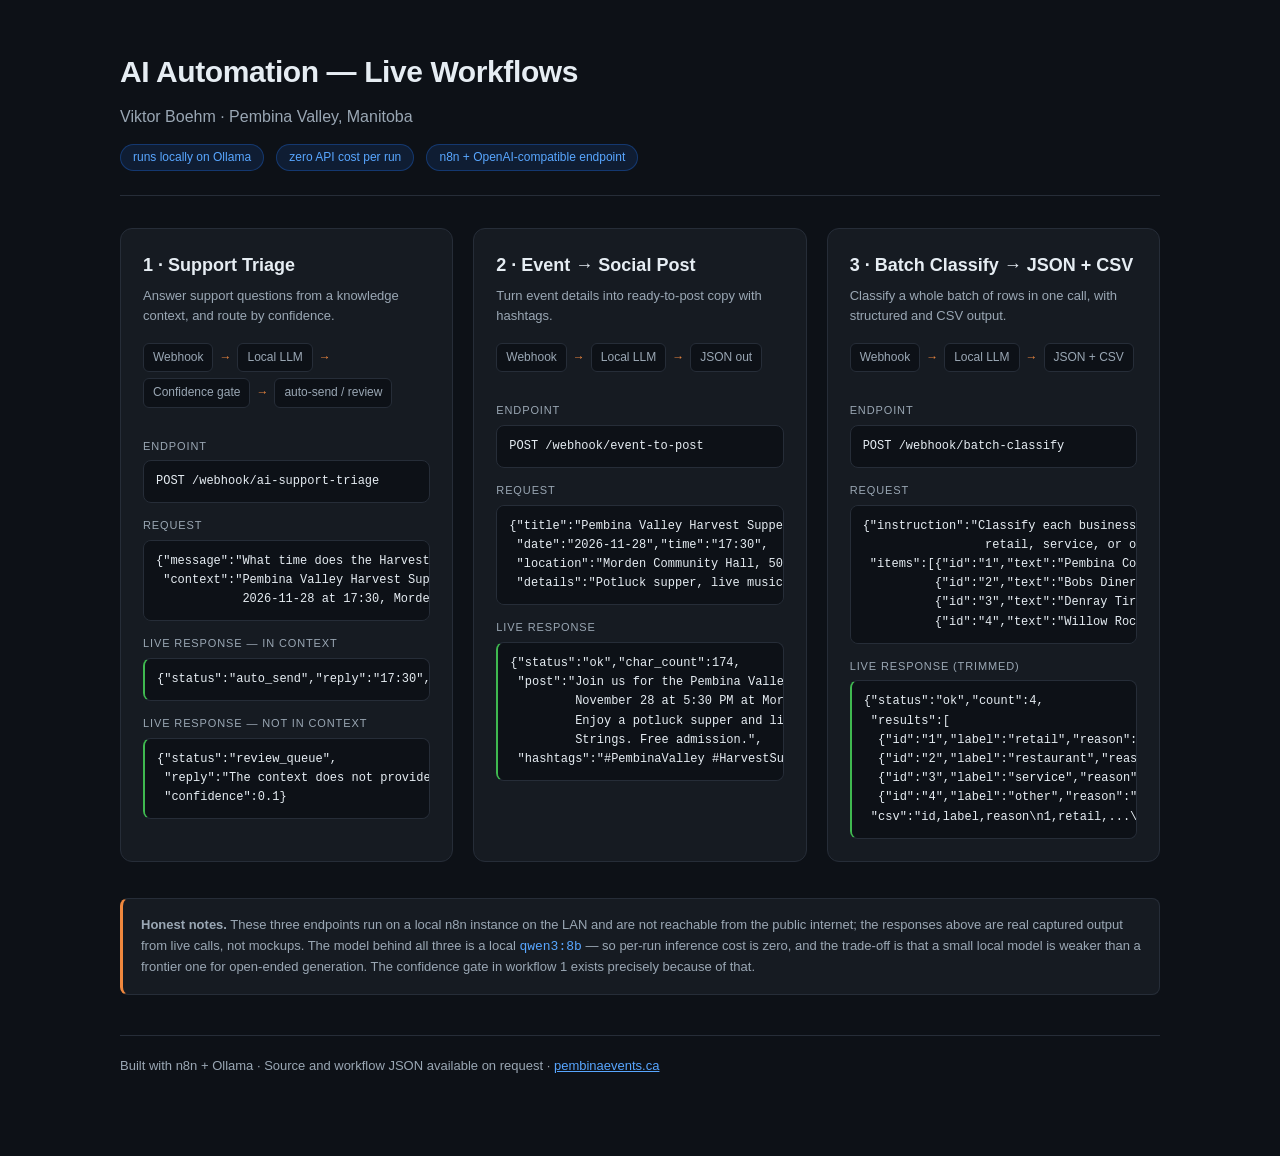
<file: portfolio.html>
<!DOCTYPE html>
<html lang="en">
<head>
<meta charset="utf-8">
<meta name="viewport" content="width=device-width, initial-scale=1">
<title>AI Automation — Viktor Boehm</title>
<style>
  :root{
    --bg:#0d1117; --panel:#161b22; --line:#262d38; --ink:#e6edf3; --dim:#9aa7b4;
    --accent:#f0883e; --accent2:#58a6ff; --ok:#3fb950; --warn:#d29922;
  }
  *{box-sizing:border-box}
  body{margin:0;background:var(--bg);color:var(--ink);
       font:15px/1.6 -apple-system,BlinkMacSystemFont,"Segoe UI",Helvetica,Arial,sans-serif}
  .wrap{max-width:1080px;margin:0 auto;padding:48px 20px 80px}
  header{border-bottom:1px solid var(--line);padding-bottom:24px;margin-bottom:32px}
  h1{font-size:30px;margin:0 0 8px;letter-spacing:-.4px}
  .sub{color:var(--dim);font-size:16px;margin:0}
  .badge{display:inline-block;background:#1f6feb22;color:var(--accent2);
         border:1px solid #1f6feb55;border-radius:20px;padding:3px 12px;
         font-size:12px;margin-right:8px;margin-top:14px}
  .grid{display:grid;grid-template-columns:repeat(auto-fit,minmax(320px,1fr));gap:20px;margin-bottom:36px}
  .card{background:var(--panel);border:1px solid var(--line);border-radius:12px;padding:22px;
        display:flex;flex-direction:column}
  .card h2{font-size:18px;margin:0 0 6px}
  .card .role{color:var(--dim);font-size:13px;margin:0 0 16px}
  .flow{display:flex;flex-wrap:wrap;gap:6px;align-items:center;margin-bottom:16px}
  .step{background:#0d1117;border:1px solid var(--line);border-radius:6px;
        padding:4px 9px;font-size:12px;color:var(--dim)}
  .arrow{color:var(--accent);font-size:12px}
  .lbl{font-size:11px;text-transform:uppercase;letter-spacing:.08em;color:var(--dim);
       margin:14px 0 5px}
  pre{background:#0d1117;border:1px solid var(--line);border-radius:8px;
      padding:11px 12px;overflow-x:auto;font-size:12px;margin:0;
      font-family:ui-monospace,SFMono-Regular,Menlo,Consolas,monospace}
  pre.resp{border-left:2px solid var(--ok)}
  code{color:var(--accent2)}
  .ok{color:var(--ok)} .warn{color:var(--warn)}
  .note{background:var(--panel);border:1px solid var(--line);border-left:3px solid var(--accent);
        border-radius:8px;padding:16px 18px;color:var(--dim);font-size:13px;margin-top:8px}
  footer{margin-top:40px;padding-top:20px;border-top:1px solid var(--line);
         color:var(--dim);font-size:13px}
  a{color:var(--accent2)}
</style>
</head>
<body>
<div class="wrap">

<header>
  <h1>AI Automation — Live Workflows</h1>
  <p class="sub">Viktor Boehm · Pembina Valley, Manitoba</p>
  <span class="badge">runs locally on Ollama</span>
  <span class="badge">zero API cost per run</span>
  <span class="badge">n8n + OpenAI-compatible endpoint</span>
</header>

<div class="grid">

  <div class="card">
    <h2>1 · Support Triage</h2>
    <p class="role">Answer support questions from a knowledge context, and route by confidence.</p>
    <div class="flow">
      <span class="step">Webhook</span><span class="arrow">→</span>
      <span class="step">Local LLM</span><span class="arrow">→</span>
      <span class="step">Confidence gate</span><span class="arrow">→</span>
      <span class="step">auto-send / review</span>
    </div>
    <div class="lbl">Endpoint</div>
    <pre>POST /webhook/ai-support-triage</pre>
    <div class="lbl">Request</div>
    <pre>{"message":"What time does the Harvest Supper start?",
 "context":"Pembina Valley Harvest Supper:
            2026-11-28 at 17:30, Morden Community Hall."}</pre>
    <div class="lbl">Live response — in context</div>
    <pre class="resp">{"status":"auto_send","reply":"17:30","confidence":1}</pre>
    <div class="lbl">Live response — not in context</div>
    <pre class="resp">{"status":"review_queue",
 "reply":"The context does not provide information about the Wi-Fi password.",
 "confidence":0.1}</pre>
  </div>

  <div class="card">
    <h2>2 · Event → Social Post</h2>
    <p class="role">Turn event details into ready-to-post copy with hashtags.</p>
    <div class="flow">
      <span class="step">Webhook</span><span class="arrow">→</span>
      <span class="step">Local LLM</span><span class="arrow">→</span>
      <span class="step">JSON out</span>
    </div>
    <div class="lbl">Endpoint</div>
    <pre>POST /webhook/event-to-post</pre>
    <div class="lbl">Request</div>
    <pre>{"title":"Pembina Valley Harvest Supper",
 "date":"2026-11-28","time":"17:30",
 "location":"Morden Community Hall, 500 Stephen St",
 "details":"Potluck supper, live music, free admission."}</pre>
    <div class="lbl">Live response</div>
    <pre class="resp">{"status":"ok","char_count":174,
 "post":"Join us for the Pembina Valley Harvest Supper on
         November 28 at 5:30 PM at Morden Community Hall.
         Enjoy a potluck supper and live music by the Valley
         Strings. Free admission.",
 "hashtags":"#PembinaValley #HarvestSupper #CommunityHall"}</pre>
  </div>

  <div class="card">
    <h2>3 · Batch Classify → JSON + CSV</h2>
    <p class="role">Classify a whole batch of rows in one call, with structured and CSV output.</p>
    <div class="flow">
      <span class="step">Webhook</span><span class="arrow">→</span>
      <span class="step">Local LLM</span><span class="arrow">→</span>
      <span class="step">JSON + CSV</span>
    </div>
    <div class="lbl">Endpoint</div>
    <pre>POST /webhook/batch-classify</pre>
    <div class="lbl">Request</div>
    <pre>{"instruction":"Classify each business as restaurant,
                 retail, service, or other.",
 "items":[{"id":"1","text":"Pembina Co-op Farm Supplies"},
          {"id":"2","text":"Bobs Diner on Main Street"},
          {"id":"3","text":"Denray Tire and Auto"},
          {"id":"4","text":"Willow Rock Farms"}]}</pre>
    <div class="lbl">Live response (trimmed)</div>
    <pre class="resp">{"status":"ok","count":4,
 "results":[
  {"id":"1","label":"retail","reason":"farm supplies store"},
  {"id":"2","label":"restaurant","reason":"a diner"},
  {"id":"3","label":"service","reason":"tire and auto services"},
  {"id":"4","label":"other","reason":"a farm"}],
 "csv":"id,label,reason\n1,retail,...\n2,restaurant,..."}</pre>
  </div>

</div>

<div class="note">
  <strong>Honest notes.</strong>
  These three endpoints run on a local n8n instance on the LAN and are not reachable
  from the public internet; the responses above are real captured output from live
  calls, not mockups. The model behind all three is a local
  <code>qwen3:8b</code> — so per-run inference cost is zero, and the trade-off is that
  a small local model is weaker than a frontier one for open-ended generation. The
  confidence gate in workflow 1 exists precisely because of that.
</div>

<footer>
  Built with n8n + Ollama · Source and workflow JSON available on request ·
  <a href="/">pembinaevents.ca</a>
</footer>

</div>
</body>
</html>
</file>
